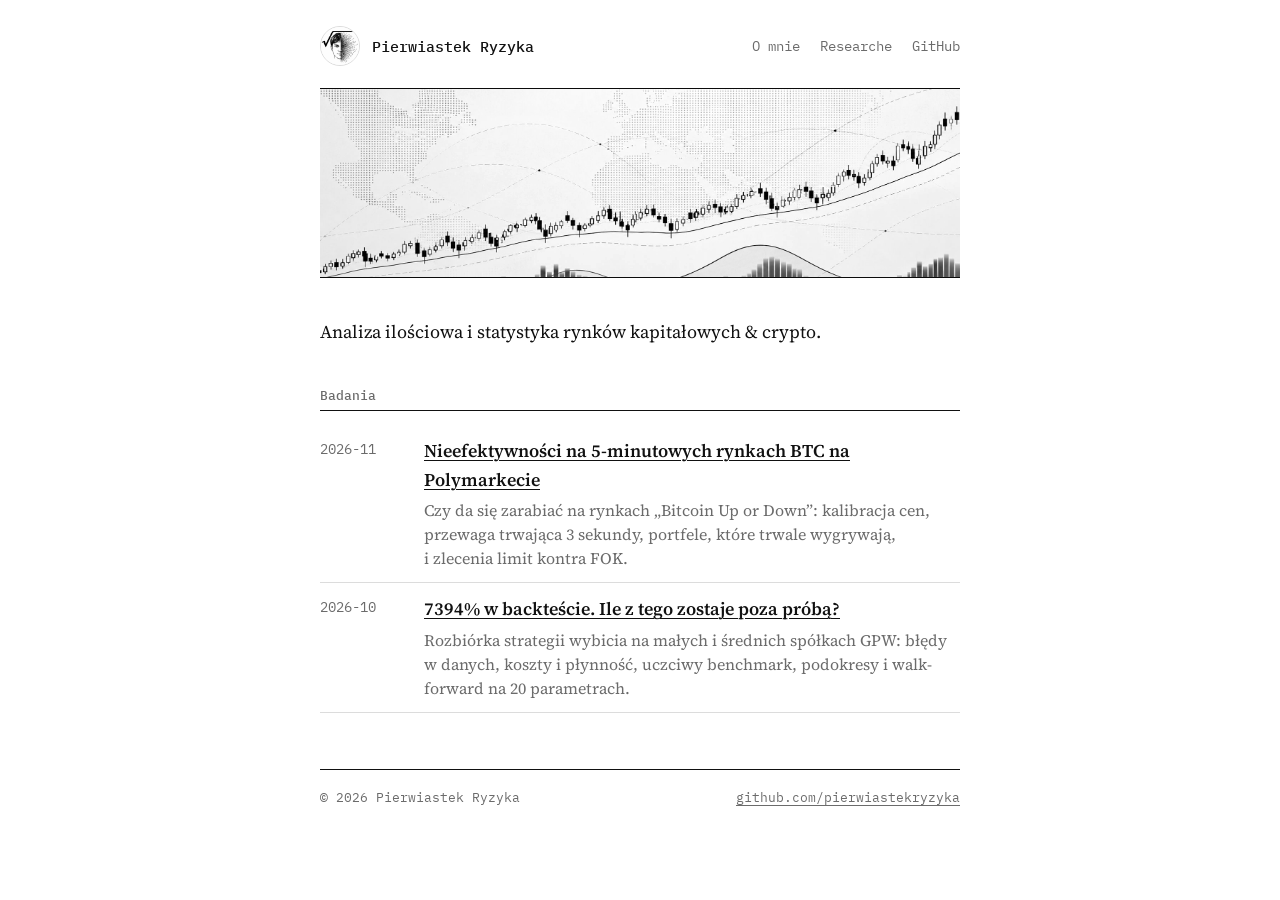
<file: index.html>
<!DOCTYPE html>
<html lang="pl">
<head>
<meta charset="utf-8">
<meta name="viewport" content="width=device-width, initial-scale=1">
<title>Pierwiastek Ryzyka</title>
<meta name="description" content="Analiza ilościowa i statystyka rynków kapitałowych & crypto .">
<link rel="icon" href="assets/favicon.png">
<link rel="apple-touch-icon" href="assets/apple-touch-icon.png">
<link rel="preconnect" href="https://fonts.googleapis.com"><link rel="preconnect" href="https://fonts.gstatic.com" crossorigin>
<link href="https://fonts.googleapis.com/css2?family=IBM+Plex+Mono:wght@400;500&family=Source+Serif+4:ital,opsz,wght@0,8..60,400;0,8..60,600;1,8..60,400&display=swap" rel="stylesheet">
<link rel="stylesheet" href="assets/style.css">
</head>
<body>
<div class="wrap">
  <header class="top">
    <a class="me" href="./"><img src="assets/logo.png" alt=""><span>Pierwiastek Ryzyka</span></a>
    <nav><a href="o-mnie/">O mnie</a><a href="#badania">Researche</a><a href="https://github.com/pierwiastekryzyka">GitHub</a></nav>
  </header>
  <img class="banner" src="assets/banner.jpg" alt="">
</div>

<main class="wrap">
  <p>Analiza ilościowa i statystyka rynków kapitałowych & crypto.</p>

  <!-- Sekcja „O mnie”: do uzupełnienia. Wstaw tutaj <h2>O mnie</h2><p>…</p> -->

  <div class="label" id="badania">Badania</div>
  <ul class="list">
    <li>
      <time datetime="2026-11">2026-11</time>
      <div>
        <a href="projekty/polymarket-5m/">Nieefektywności na 5-minutowych rynkach BTC na Polymarkecie</a>
        <p>Czy da się zarabiać na rynkach „Bitcoin Up or Down”: kalibracja cen, przewaga trwająca 3 sekundy, portfele, które trwale wygrywają, i zlecenia limit kontra FOK.</p>
      </div>
    </li>
    <li>
      <time datetime="2026-10">2026-10</time>
      <div>
        <a href="projekty/momentum-gpw/">7394% w backteście. Ile z tego zostaje poza próbą?</a>
        <p>Rozbiórka strategii wybicia na małych i średnich spółkach GPW: błędy w danych, koszty i płynność, uczciwy benchmark, podokresy i walk-forward na 20 parametrach.</p>
      </div>
    </li>
  </ul>
</main>

<div class="wrap">
  <footer><span>© 2026 Pierwiastek Ryzyka</span><a href="https://github.com/pierwiastekryzyka">github.com/pierwiastekryzyka</a></footer>
</div>
<script src="assets/typo.js"></script>
</body>
</html>
</file>
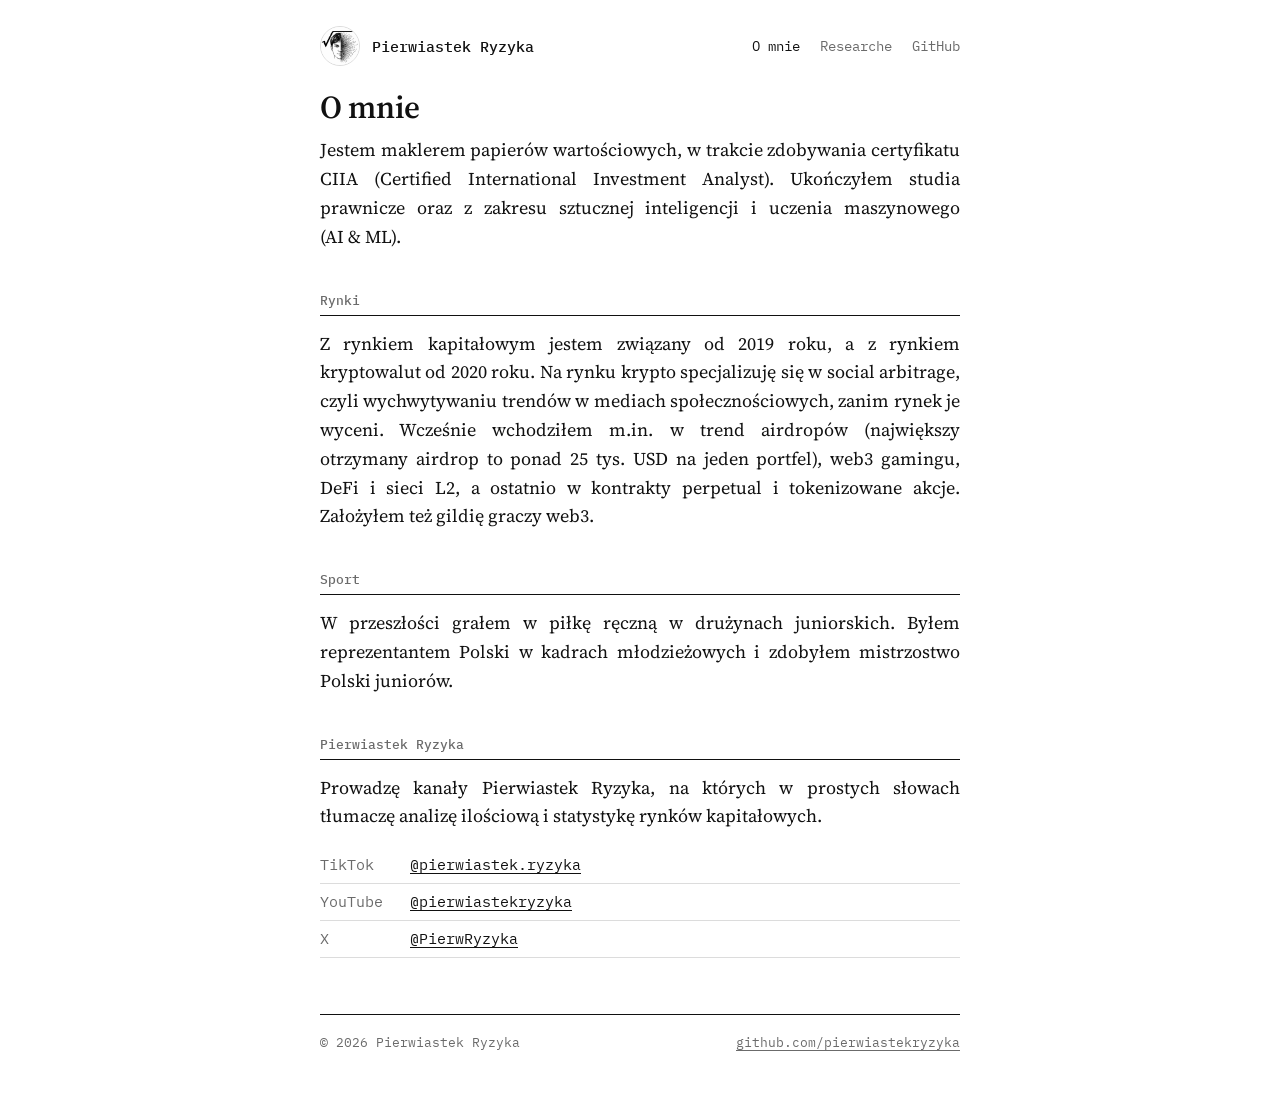
<file: o-mnie/index.html>
<!DOCTYPE html>
<html lang="pl">
<head>
<meta charset="utf-8">
<meta name="viewport" content="width=device-width, initial-scale=1">
<title>O mnie · Pierwiastek Ryzyka</title>
<meta name="description" content="Makler papierów wartościowych, prawnik, AI &amp; ML. Rynek kapitałowy od 2019, krypto od 2020.">
<link rel="icon" href="../assets/favicon.png">
<link rel="apple-touch-icon" href="../assets/apple-touch-icon.png">
<link rel="preconnect" href="https://fonts.googleapis.com"><link rel="preconnect" href="https://fonts.gstatic.com" crossorigin>
<link href="https://fonts.googleapis.com/css2?family=IBM+Plex+Mono:wght@400;500&family=Source+Serif+4:ital,opsz,wght@0,8..60,400;0,8..60,600;1,8..60,400&display=swap" rel="stylesheet">
<link rel="stylesheet" href="../assets/style.css">
</head>
<body>
<div class="wrap">
  <header class="top">
    <a class="me" href="../"><img src="../assets/logo.png" alt=""><span>Pierwiastek Ryzyka</span></a>
    <nav><a class="on" href="../o-mnie/">O mnie</a><a href="../#badania">Researche</a><a href="https://github.com/pierwiastekryzyka">GitHub</a></nav>
  </header>
</div>

<main class="wrap article">
  <h1>O mnie</h1>
  <p>Jestem maklerem papierów wartościowych, w trakcie zdobywania certyfikatu CIIA (Certified International Investment Analyst). Ukończyłem studia prawnicze oraz z zakresu sztucznej inteligencji i uczenia maszynowego (AI&nbsp;&amp;&nbsp;ML).</p>

  <div class="label">Rynki</div>
  <p>Z rynkiem kapitałowym jestem związany od 2019 roku, a z rynkiem kryptowalut od 2020 roku. Na rynku krypto specjalizuję się w social arbitrage, czyli wychwytywaniu trendów w mediach społecznościowych, zanim rynek je wyceni. Wcześnie wchodziłem m.in. w trend airdropów (największy otrzymany airdrop to ponad 25 tys. USD na jeden portfel), web3 gamingu, DeFi i sieci L2, a ostatnio w kontrakty perpetual i tokenizowane akcje. Założyłem też gildię graczy web3.</p>

  <div class="label">Sport</div>
  <p>W przeszłości grałem w piłkę ręczną w drużynach juniorskich. Byłem reprezentantem Polski w kadrach młodzieżowych i zdobyłem mistrzostwo Polski juniorów.</p>

  <div class="label">Pierwiastek Ryzyka</div>
  <p>Prowadzę kanały Pierwiastek Ryzyka, na których w prostych słowach tłumaczę analizę ilościową i statystykę rynków kapitałowych.</p>
  <ul class="channels">
    <li><span>TikTok</span><a href="https://www.tiktok.com/@pierwiastek.ryzyka">@pierwiastek.ryzyka</a></li>
    <li><span>YouTube</span><a href="https://www.youtube.com/@pierwiastekryzyka">@pierwiastekryzyka</a></li>
    <li><span>X</span><a href="https://x.com/PierwRyzyka">@PierwRyzyka</a></li>
  </ul>
</main>

<div class="wrap">
  <footer><span>© 2026 Pierwiastek Ryzyka</span><a href="https://github.com/pierwiastekryzyka">github.com/pierwiastekryzyka</a></footer>
</div>
<script src="../assets/typo.js"></script>
</body>
</html>
</file>
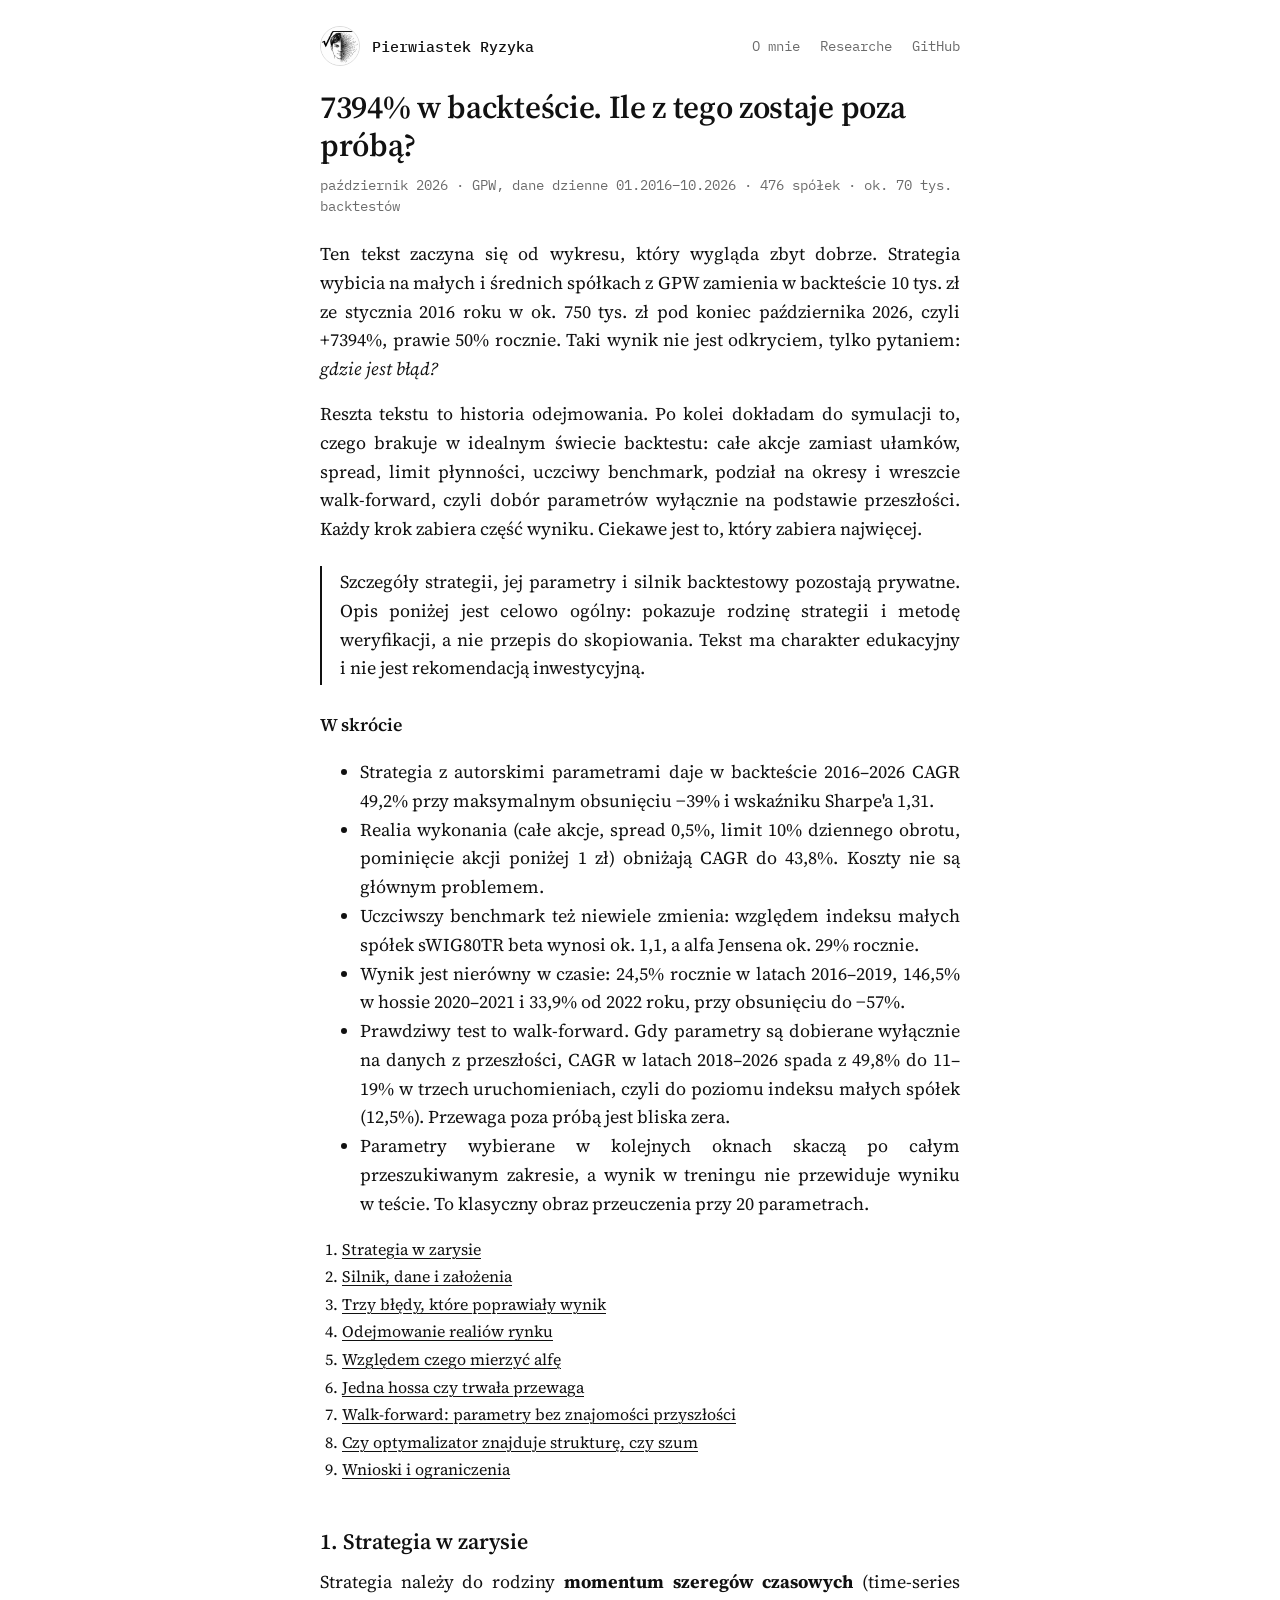
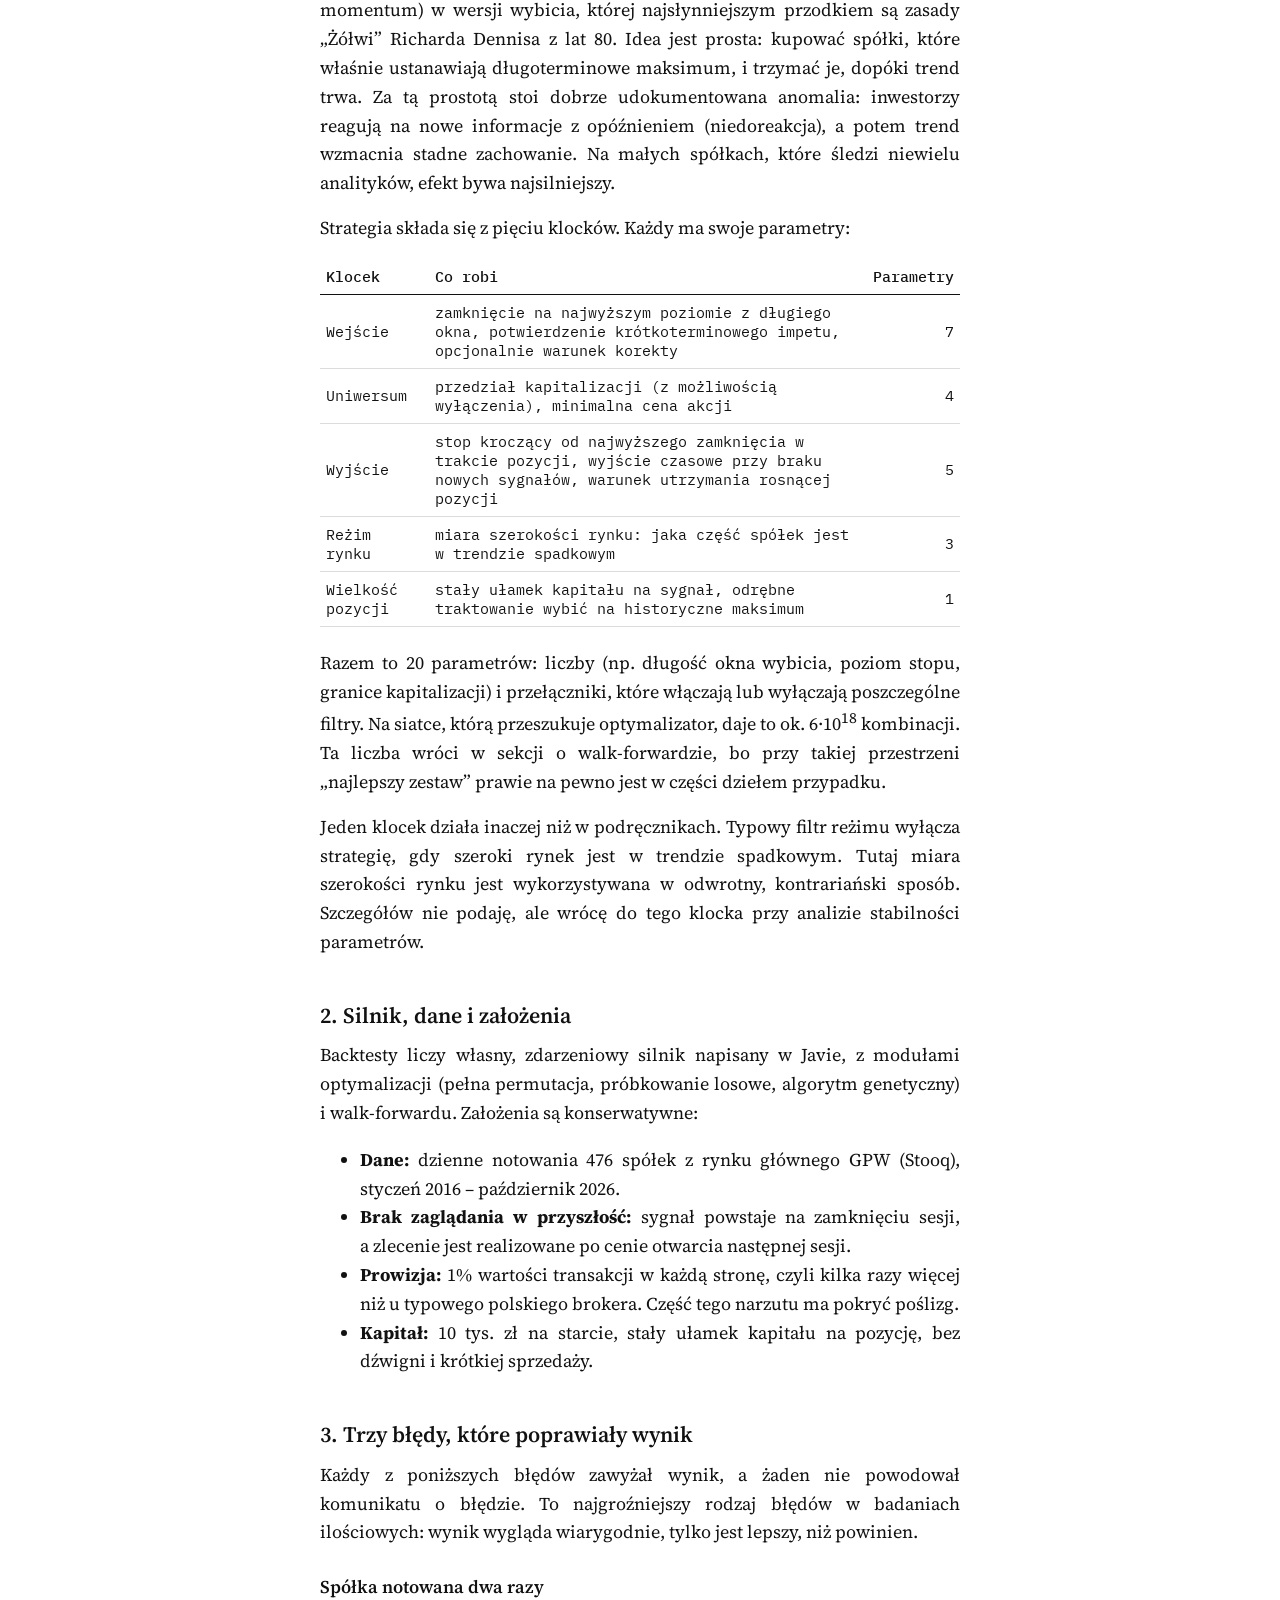
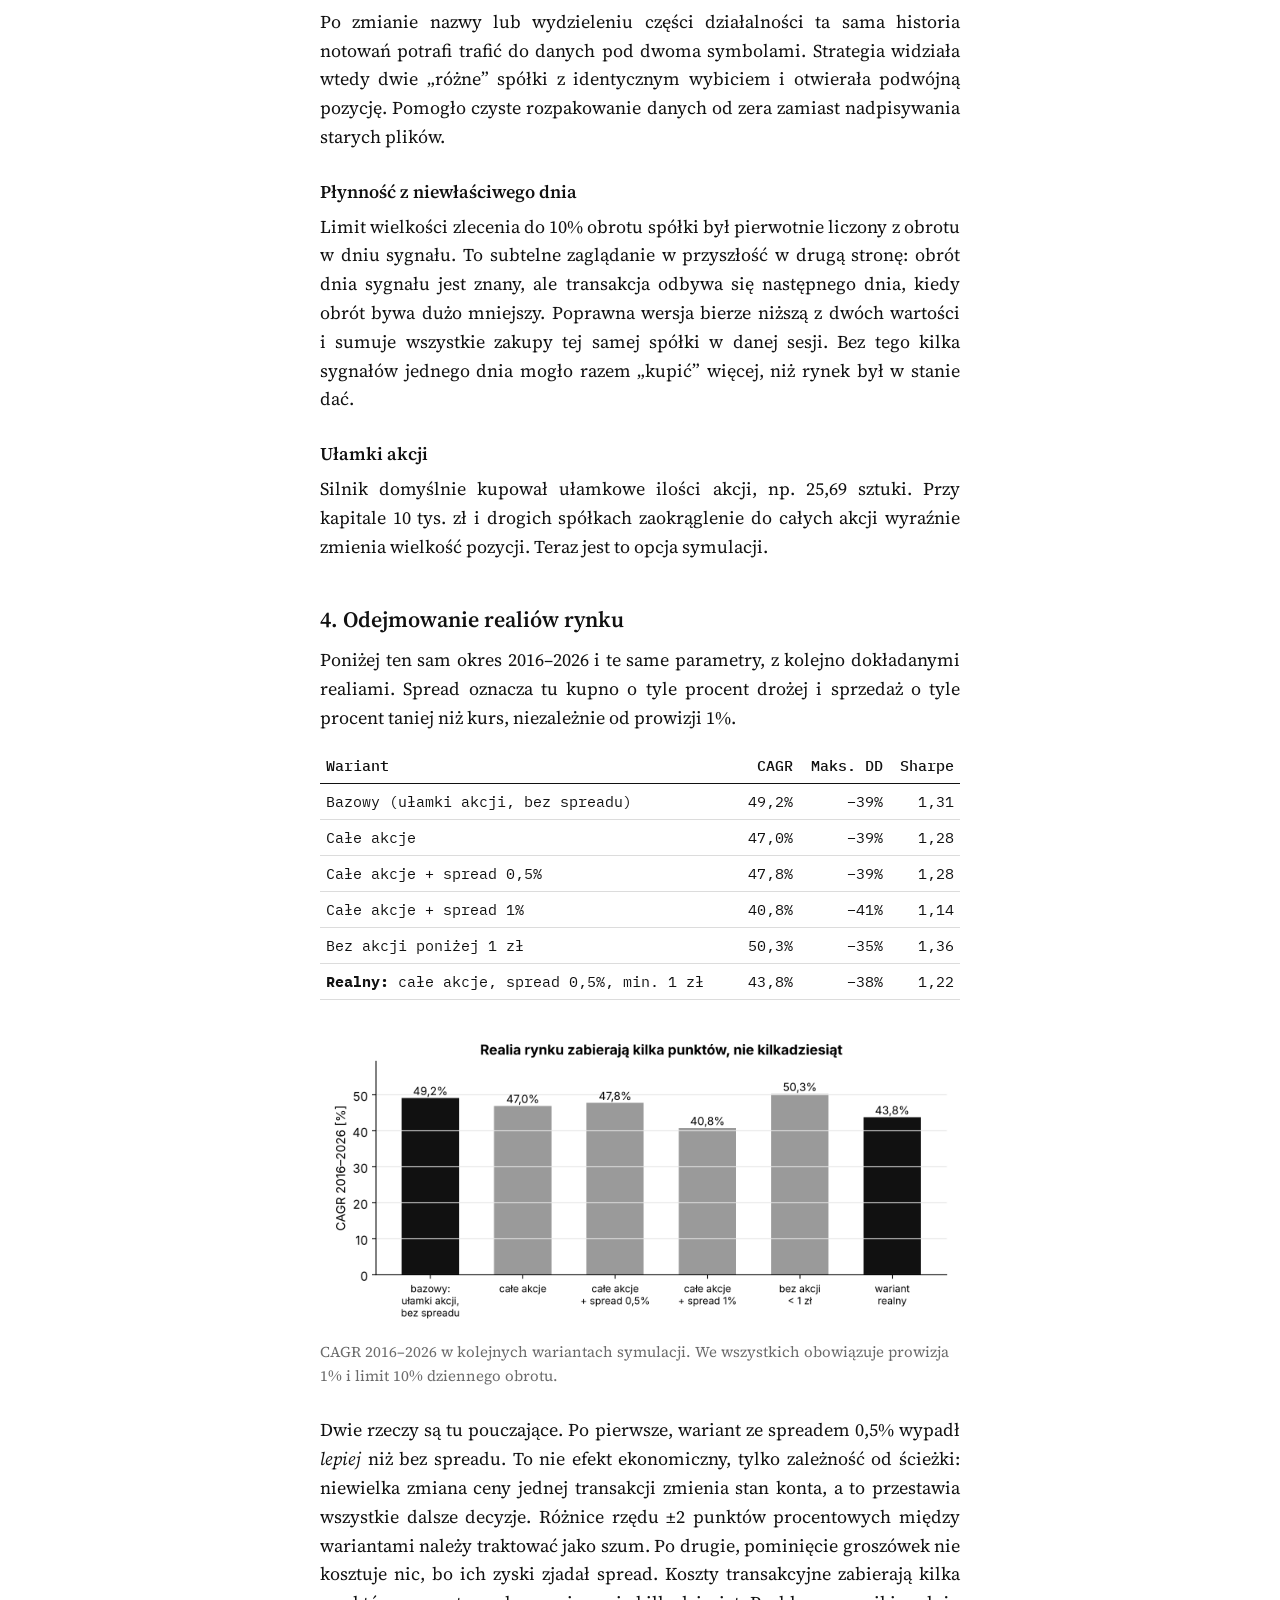
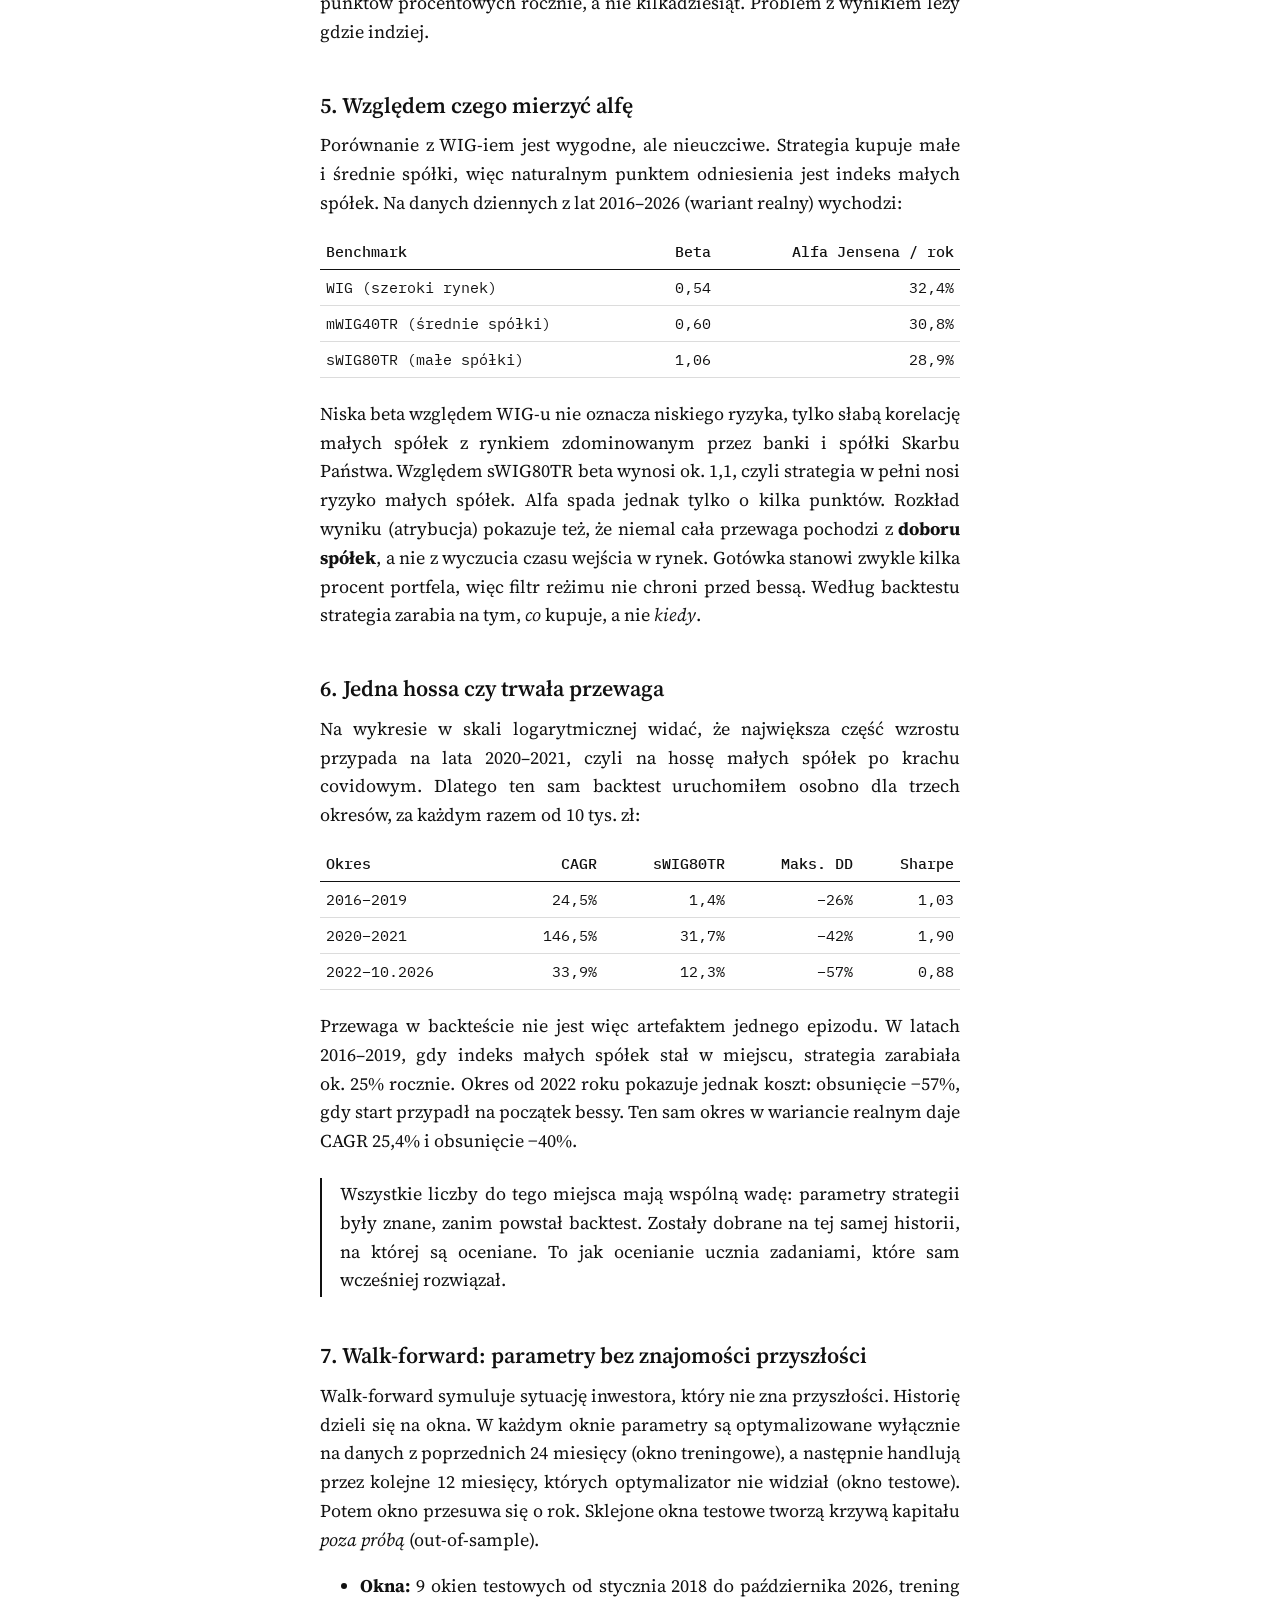
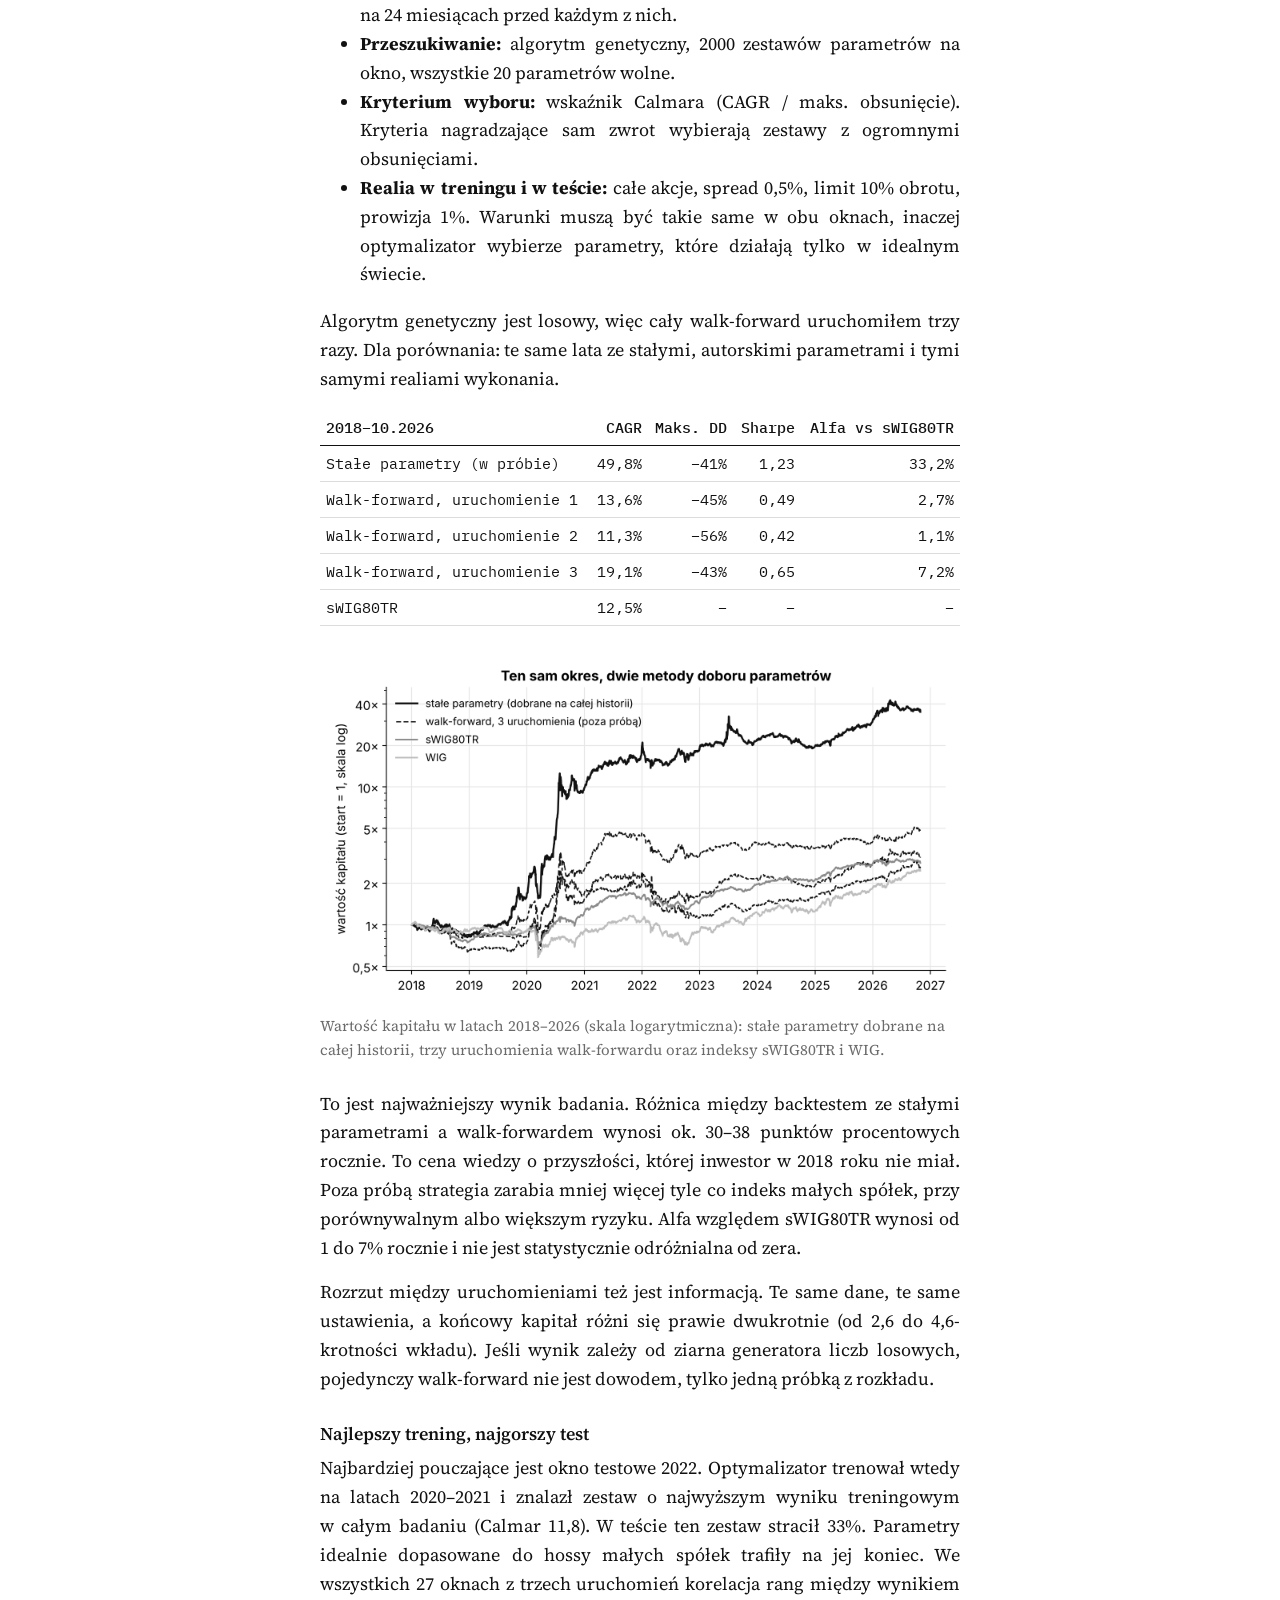
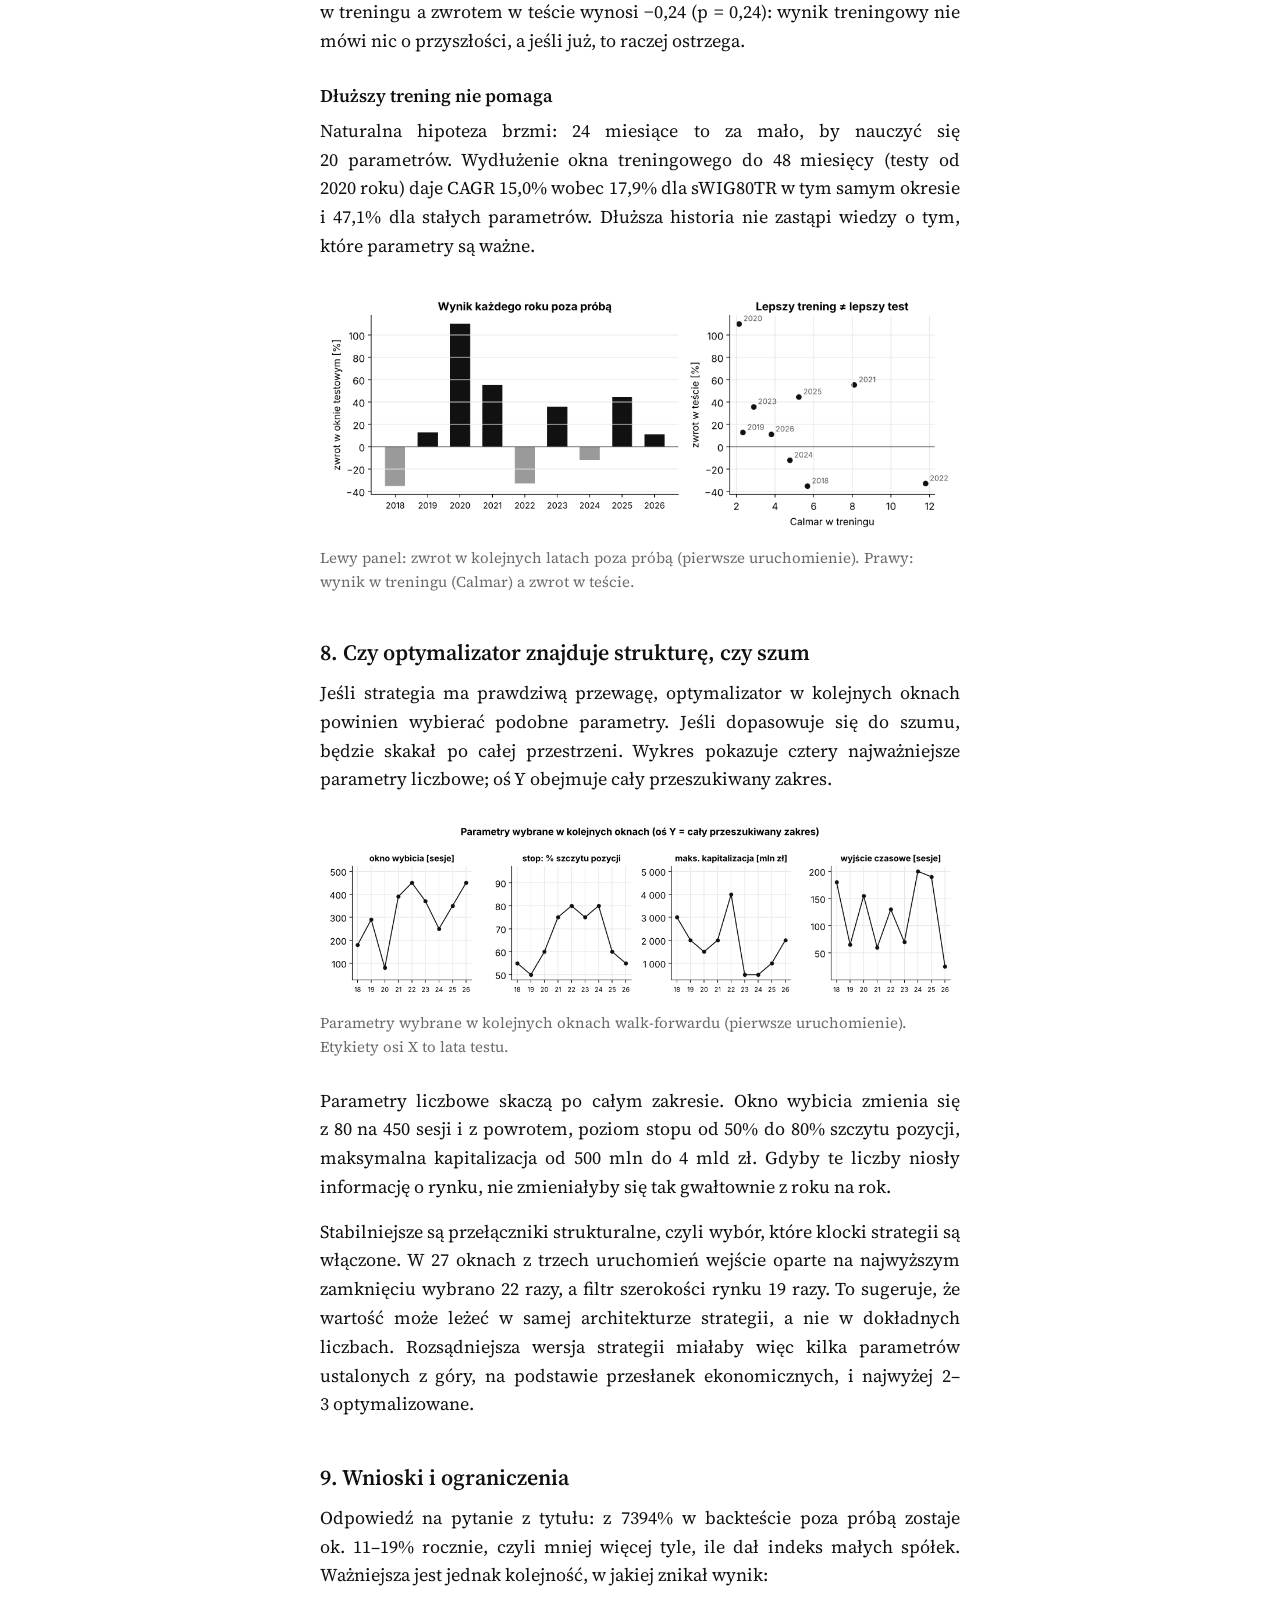
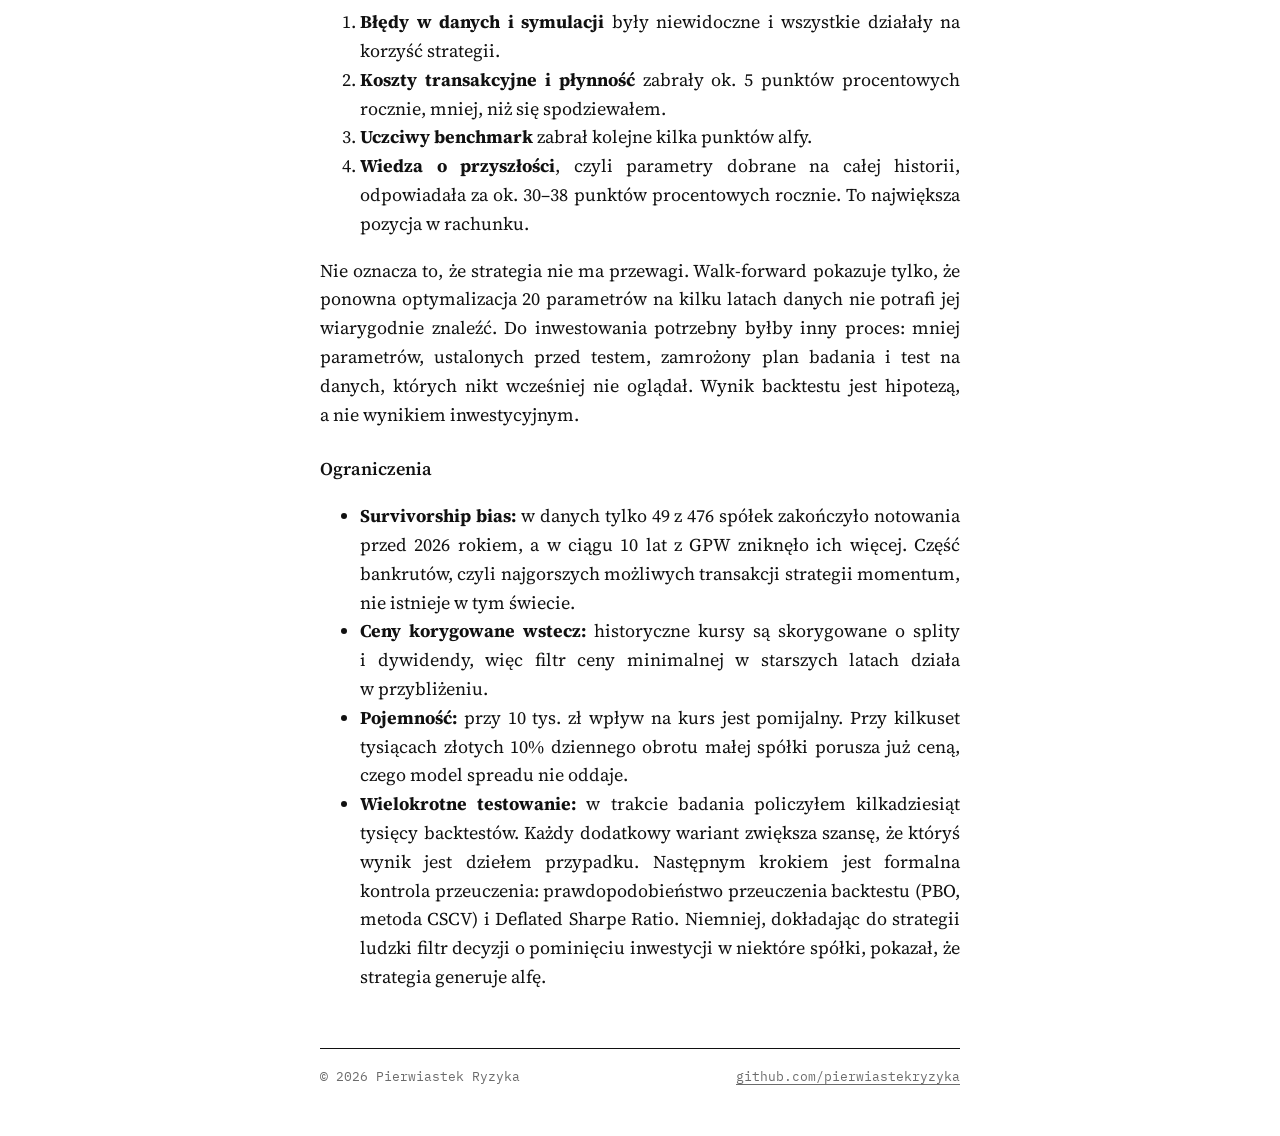
<file: projekty/momentum-gpw/index.html>
<!DOCTYPE html>
<html lang="pl">
<head>
<meta charset="utf-8">
<meta name="viewport" content="width=device-width, initial-scale=1">
<title>7394% w backteście. Ile z tego zostaje poza próbą? · Pierwiastek Ryzyka</title>
<meta name="description" content="Rozbiórka strategii wybicia na małych i średnich spółkach GPW: koszty transakcyjne, płynność, benchmarki, podokresy i walk-forward. Od 7394% w backteście do wyniku poza próbą.">
<link rel="icon" href="../../assets/favicon.png">
<link rel="apple-touch-icon" href="../../assets/apple-touch-icon.png">
<link rel="preconnect" href="https://fonts.googleapis.com"><link rel="preconnect" href="https://fonts.gstatic.com" crossorigin>
<link href="https://fonts.googleapis.com/css2?family=IBM+Plex+Mono:wght@400;500&family=Source+Serif+4:ital,opsz,wght@0,8..60,400;0,8..60,600;1,8..60,400&display=swap" rel="stylesheet">
<link rel="stylesheet" href="../../assets/style.css">
</head>
<body>
<div class="wrap">
  <header class="top">
    <a class="me" href="../../"><img src="../../assets/logo.png" alt=""><span>Pierwiastek Ryzyka</span></a>
    <nav><a href="../../o-mnie/">O mnie</a><a href="../../#badania">Researche</a><a href="https://github.com/pierwiastekryzyka">GitHub</a></nav>
  </header>
</div>

<main class="wrap article">
  <h1>7394% w backteście. Ile z tego zostaje poza próbą?</h1>
  <p class="meta">październik 2026 · GPW, dane dzienne 01.2016–10.2026 · 476 spółek · ok. 70 tys. backtestów</p>

  <p>Ten tekst zaczyna się od wykresu, który wygląda zbyt dobrze. Strategia wybicia na małych i średnich spółkach z GPW zamienia w backteście 10 tys. zł ze stycznia 2016 roku w ok. 750 tys. zł pod koniec października 2026, czyli +7394%, prawie 50% rocznie. Taki wynik nie jest odkryciem, tylko pytaniem: <i>gdzie jest błąd?</i></p>
  <p>Reszta tekstu to historia odejmowania. Po kolei dokładam do symulacji to, czego brakuje w idealnym świecie backtestu: całe akcje zamiast ułamków, spread, limit płynności, uczciwy benchmark, podział na okresy i wreszcie walk-forward, czyli dobór parametrów wyłącznie na podstawie przeszłości. Każdy krok zabiera część wyniku. Ciekawe jest to, który zabiera najwięcej.</p>
  <blockquote><p>Szczegóły strategii, jej parametry i silnik backtestowy pozostają prywatne. Opis poniżej jest celowo ogólny: pokazuje rodzinę strategii i metodę weryfikacji, a nie przepis do skopiowania. Tekst ma charakter edukacyjny i nie jest rekomendacją inwestycyjną.</p></blockquote>

  <h3>W skrócie</h3>
  <ul>
    <li>Strategia z autorskimi parametrami daje w backteście 2016–2026 CAGR 49,2% przy maksymalnym obsunięciu −39% i wskaźniku Sharpe'a 1,31.</li>
    <li>Realia wykonania (całe akcje, spread 0,5%, limit 10% dziennego obrotu, pominięcie akcji poniżej 1 zł) obniżają CAGR do 43,8%. Koszty nie są głównym problemem.</li>
    <li>Uczciwszy benchmark też niewiele zmienia: względem indeksu małych spółek sWIG80TR beta wynosi ok. 1,1, a alfa Jensena ok. 29% rocznie.</li>
    <li>Wynik jest nierówny w czasie: 24,5% rocznie w latach 2016–2019, 146,5% w hossie 2020–2021 i 33,9% od 2022 roku, przy obsunięciu do −57%.</li>
    <li>Prawdziwy test to walk-forward. Gdy parametry są dobierane wyłącznie na danych z przeszłości, CAGR w latach 2018–2026 spada z 49,8% do 11–19% w trzech uruchomieniach, czyli do poziomu indeksu małych spółek (12,5%). Przewaga poza próbą jest bliska zera.</li>
    <li>Parametry wybierane w kolejnych oknach skaczą po całym przeszukiwanym zakresie, a wynik w treningu nie przewiduje wyniku w teście. To klasyczny obraz przeuczenia przy 20 parametrach.</li>
  </ul>
  <ol class="toc">
    <li><a href="#strategia">Strategia w zarysie</a></li>
    <li><a href="#silnik">Silnik, dane i założenia</a></li>
    <li><a href="#bledy">Trzy błędy, które poprawiały wynik</a></li>
    <li><a href="#koszty">Odejmowanie realiów rynku</a></li>
    <li><a href="#benchmark">Względem czego mierzyć alfę</a></li>
    <li><a href="#okresy">Jedna hossa czy trwała przewaga</a></li>
    <li><a href="#walk-forward">Walk-forward: parametry bez znajomości przyszłości</a></li>
    <li><a href="#stabilnosc">Czy optymalizator znajduje strukturę, czy szum</a></li>
    <li><a href="#wnioski">Wnioski i ograniczenia</a></li>
  </ol>

  <h2 id="strategia">1. Strategia w zarysie</h2>
  <p>Strategia należy do rodziny <b>momentum szeregów czasowych</b> (time-series momentum) w wersji wybicia, której najsłynniejszym przodkiem są zasady „Żółwi” Richarda Dennisa z lat 80. Idea jest prosta: kupować spółki, które właśnie ustanawiają długoterminowe maksimum, i trzymać je, dopóki trend trwa. Za tą prostotą stoi dobrze udokumentowana anomalia: inwestorzy reagują na nowe informacje z opóźnieniem (niedoreakcja), a potem trend wzmacnia stadne zachowanie. Na małych spółkach, które śledzi niewielu analityków, efekt bywa najsilniejszy.</p>
  <p>Strategia składa się z pięciu klocków. Każdy ma swoje parametry:</p>
  <table>
    <thead><tr><th>Klocek</th><th>Co robi</th><th class="n">Parametry</th></tr></thead>
    <tbody>
      <tr><td>Wejście</td><td>zamknięcie na najwyższym poziomie z długiego okna, potwierdzenie krótkoterminowego impetu, opcjonalnie warunek korekty</td><td class="n">7</td></tr>
      <tr><td>Uniwersum</td><td>przedział kapitalizacji (z możliwością wyłączenia), minimalna cena akcji</td><td class="n">4</td></tr>
      <tr><td>Wyjście</td><td>stop kroczący od najwyższego zamknięcia w trakcie pozycji, wyjście czasowe przy braku nowych sygnałów, warunek utrzymania rosnącej pozycji</td><td class="n">5</td></tr>
      <tr><td>Reżim rynku</td><td>miara szerokości rynku: jaka część spółek jest w trendzie spadkowym</td><td class="n">3</td></tr>
      <tr><td>Wielkość pozycji</td><td>stały ułamek kapitału na sygnał, odrębne traktowanie wybić na historyczne maksimum</td><td class="n">1</td></tr>
    </tbody>
  </table>
  <p>Razem to 20 parametrów: liczby (np. długość okna wybicia, poziom stopu, granice kapitalizacji) i przełączniki, które włączają lub wyłączają poszczególne filtry. Na siatce, którą przeszukuje optymalizator, daje to ok. 6·10<sup>18</sup> kombinacji. Ta liczba wróci w sekcji o walk-forwardzie, bo przy takiej przestrzeni „najlepszy zestaw” prawie na pewno jest w części dziełem przypadku.</p>
  <p>Jeden klocek działa inaczej niż w podręcznikach. Typowy filtr reżimu wyłącza strategię, gdy szeroki rynek jest w trendzie spadkowym. Tutaj miara szerokości rynku jest wykorzystywana w odwrotny, kontrariański sposób. Szczegółów nie podaję, ale wrócę do tego klocka przy analizie stabilności parametrów.</p>

  <h2 id="silnik">2. Silnik, dane i założenia</h2>
  <p>Backtesty liczy własny, zdarzeniowy silnik napisany w Javie, z modułami optymalizacji (pełna permutacja, próbkowanie losowe, algorytm genetyczny) i walk-forwardu. Założenia są konserwatywne:</p>
  <ul>
    <li><b>Dane:</b> dzienne notowania 476 spółek z rynku głównego GPW (Stooq), styczeń 2016 – październik 2026.</li>
    <li><b>Brak zaglądania w przyszłość:</b> sygnał powstaje na zamknięciu sesji, a zlecenie jest realizowane po cenie otwarcia następnej sesji.</li>
    <li><b>Prowizja:</b> 1% wartości transakcji w każdą stronę, czyli kilka razy więcej niż u typowego polskiego brokera. Część tego narzutu ma pokryć poślizg.</li>
    <li><b>Kapitał:</b> 10 tys. zł na starcie, stały ułamek kapitału na pozycję, bez dźwigni i krótkiej sprzedaży.</li>
  </ul>

  <h2 id="bledy">3. Trzy błędy, które poprawiały wynik</h2>
  <p>Każdy z poniższych błędów zawyżał wynik, a żaden nie powodował komunikatu o błędzie. To najgroźniejszy rodzaj błędów w badaniach ilościowych: wynik wygląda wiarygodnie, tylko jest lepszy, niż powinien.</p>
  <h3>Spółka notowana dwa razy</h3>
  <p>Po zmianie nazwy lub wydzieleniu części działalności ta sama historia notowań potrafi trafić do danych pod dwoma symbolami. Strategia widziała wtedy dwie „różne” spółki z identycznym wybiciem i otwierała podwójną pozycję. Pomogło czyste rozpakowanie danych od zera zamiast nadpisywania starych plików.</p>
  <h3>Płynność z niewłaściwego dnia</h3>
  <p>Limit wielkości zlecenia do 10% obrotu spółki był pierwotnie liczony z obrotu w dniu sygnału. To subtelne zaglądanie w przyszłość w drugą stronę: obrót dnia sygnału jest znany, ale transakcja odbywa się następnego dnia, kiedy obrót bywa dużo mniejszy. Poprawna wersja bierze niższą z dwóch wartości i sumuje wszystkie zakupy tej samej spółki w danej sesji. Bez tego kilka sygnałów jednego dnia mogło razem „kupić” więcej, niż rynek był w stanie dać.</p>
  <h3>Ułamki akcji</h3>
  <p>Silnik domyślnie kupował ułamkowe ilości akcji, np. 25,69 sztuki. Przy kapitale 10 tys. zł i drogich spółkach zaokrąglenie do całych akcji wyraźnie zmienia wielkość pozycji. Teraz jest to opcja symulacji.</p>

  <h2 id="koszty">4. Odejmowanie realiów rynku</h2>
  <p>Poniżej ten sam okres 2016–2026 i te same parametry, z kolejno dokładanymi realiami. Spread oznacza tu kupno o tyle procent drożej i sprzedaż o tyle procent taniej niż kurs, niezależnie od prowizji 1%.</p>
  <table>
    <thead><tr><th>Wariant</th><th class="n">CAGR</th><th class="n">Maks. DD</th><th class="n">Sharpe</th></tr></thead>
    <tbody>
      <tr><td>Bazowy (ułamki akcji, bez spreadu)</td><td class="n">49,2%</td><td class="n">−39%</td><td class="n">1,31</td></tr>
      <tr><td>Całe akcje</td><td class="n">47,0%</td><td class="n">−39%</td><td class="n">1,28</td></tr>
      <tr><td>Całe akcje + spread 0,5%</td><td class="n">47,8%</td><td class="n">−39%</td><td class="n">1,28</td></tr>
      <tr><td>Całe akcje + spread 1%</td><td class="n">40,8%</td><td class="n">−41%</td><td class="n">1,14</td></tr>
      <tr><td>Bez akcji poniżej 1 zł</td><td class="n">50,3%</td><td class="n">−35%</td><td class="n">1,36</td></tr>
      <tr><td><b>Realny:</b> całe akcje, spread 0,5%, min. 1 zł</td><td class="n">43,8%</td><td class="n">−38%</td><td class="n">1,22</td></tr>
    </tbody>
  </table>
  <figure><a href="../../assets/img/m02_koszty.png"><img src="../../assets/img/m02_koszty.png" alt="Wykres CAGR w wariantach kosztów" loading="lazy"></a><figcaption>CAGR 2016–2026 w kolejnych wariantach symulacji. We wszystkich obowiązuje prowizja 1% i limit 10% dziennego obrotu.</figcaption></figure>
  <p>Dwie rzeczy są tu pouczające. Po pierwsze, wariant ze spreadem 0,5% wypadł <i>lepiej</i> niż bez spreadu. To nie efekt ekonomiczny, tylko zależność od ścieżki: niewielka zmiana ceny jednej transakcji zmienia stan konta, a to przestawia wszystkie dalsze decyzje. Różnice rzędu ±2 punktów procentowych między wariantami należy traktować jako szum. Po drugie, pominięcie groszówek nie kosztuje nic, bo ich zyski zjadał spread. Koszty transakcyjne zabierają kilka punktów procentowych rocznie, a nie kilkadziesiąt. Problem z wynikiem leży gdzie indziej.</p>

  <h2 id="benchmark">5. Względem czego mierzyć alfę</h2>
  <p>Porównanie z WIG-iem jest wygodne, ale nieuczciwe. Strategia kupuje małe i średnie spółki, więc naturalnym punktem odniesienia jest indeks małych spółek. Na danych dziennych z lat 2016–2026 (wariant realny) wychodzi:</p>
  <table>
    <thead><tr><th>Benchmark</th><th class="n">Beta</th><th class="n">Alfa Jensena / rok</th></tr></thead>
    <tbody>
      <tr><td>WIG (szeroki rynek)</td><td class="n">0,54</td><td class="n">32,4%</td></tr>
      <tr><td>mWIG40TR (średnie spółki)</td><td class="n">0,60</td><td class="n">30,8%</td></tr>
      <tr><td>sWIG80TR (małe spółki)</td><td class="n">1,06</td><td class="n">28,9%</td></tr>
    </tbody>
  </table>
  <p>Niska beta względem WIG-u nie oznacza niskiego ryzyka, tylko słabą korelację małych spółek z rynkiem zdominowanym przez banki i spółki Skarbu Państwa. Względem sWIG80TR beta wynosi ok. 1,1, czyli strategia w pełni nosi ryzyko małych spółek. Alfa spada jednak tylko o kilka punktów. Rozkład wyniku (atrybucja) pokazuje też, że niemal cała przewaga pochodzi z <b>doboru spółek</b>, a nie z wyczucia czasu wejścia w rynek. Gotówka stanowi zwykle kilka procent portfela, więc filtr reżimu nie chroni przed bessą. Według backtestu strategia zarabia na tym, <i>co</i> kupuje, a nie <i>kiedy</i>.</p>

  <h2 id="okresy">6. Jedna hossa czy trwała przewaga</h2>
  <p>Na wykresie w skali logarytmicznej widać, że największa część wzrostu przypada na lata 2020–2021, czyli na hossę małych spółek po krachu covidowym. Dlatego ten sam backtest uruchomiłem osobno dla trzech okresów, za każdym razem od 10 tys. zł:</p>
  <table>
    <thead><tr><th>Okres</th><th class="n">CAGR</th><th class="n">sWIG80TR</th><th class="n">Maks. DD</th><th class="n">Sharpe</th></tr></thead>
    <tbody>
      <tr><td>2016–2019</td><td class="n">24,5%</td><td class="n">1,4%</td><td class="n">−26%</td><td class="n">1,03</td></tr>
      <tr><td>2020–2021</td><td class="n">146,5%</td><td class="n">31,7%</td><td class="n">−42%</td><td class="n">1,90</td></tr>
      <tr><td>2022–10.2026</td><td class="n">33,9%</td><td class="n">12,3%</td><td class="n">−57%</td><td class="n">0,88</td></tr>
    </tbody>
  </table>
  <p>Przewaga w backteście nie jest więc artefaktem jednego epizodu. W latach 2016–2019, gdy indeks małych spółek stał w miejscu, strategia zarabiała ok. 25% rocznie. Okres od 2022 roku pokazuje jednak koszt: obsunięcie −57%, gdy start przypadł na początek bessy. Ten sam okres w wariancie realnym daje CAGR 25,4% i obsunięcie −40%.</p>
  <blockquote><p>Wszystkie liczby do tego miejsca mają wspólną wadę: parametry strategii były znane, zanim powstał backtest. Zostały dobrane na tej samej historii, na której są oceniane. To jak ocenianie ucznia zadaniami, które sam wcześniej rozwiązał.</p></blockquote>

  <h2 id="walk-forward">7. Walk-forward: parametry bez znajomości przyszłości</h2>
  <p>Walk-forward symuluje sytuację inwestora, który nie zna przyszłości. Historię dzieli się na okna. W każdym oknie parametry są optymalizowane wyłącznie na danych z poprzednich 24 miesięcy (okno treningowe), a następnie handlują przez kolejne 12 miesięcy, których optymalizator nie widział (okno testowe). Potem okno przesuwa się o rok. Sklejone okna testowe tworzą krzywą kapitału <i>poza próbą</i> (out-of-sample).</p>
  <ul>
    <li><b>Okna:</b> 9 okien testowych od stycznia 2018 do października 2026, trening na 24 miesiącach przed każdym z nich.</li>
    <li><b>Przeszukiwanie:</b> algorytm genetyczny, 2000 zestawów parametrów na okno, wszystkie 20 parametrów wolne.</li>
    <li><b>Kryterium wyboru:</b> wskaźnik Calmara (CAGR / maks. obsunięcie). Kryteria nagradzające sam zwrot wybierają zestawy z ogromnymi obsunięciami.</li>
    <li><b>Realia w treningu i w teście:</b> całe akcje, spread 0,5%, limit 10% obrotu, prowizja 1%. Warunki muszą być takie same w obu oknach, inaczej optymalizator wybierze parametry, które działają tylko w idealnym świecie.</li>
  </ul>
  <p>Algorytm genetyczny jest losowy, więc cały walk-forward uruchomiłem trzy razy. Dla porównania: te same lata ze stałymi, autorskimi parametrami i tymi samymi realiami wykonania.</p>
  <table>
    <thead><tr><th>2018–10.2026</th><th class="n">CAGR</th><th class="n">Maks. DD</th><th class="n">Sharpe</th><th class="n">Alfa vs sWIG80TR</th></tr></thead>
    <tbody>
      <tr><td>Stałe parametry (w próbie)</td><td class="n">49,8%</td><td class="n">−41%</td><td class="n">1,23</td><td class="n">33,2%</td></tr>
      <tr><td>Walk-forward, uruchomienie 1</td><td class="n">13,6%</td><td class="n">−45%</td><td class="n">0,49</td><td class="n">2,7%</td></tr>
      <tr><td>Walk-forward, uruchomienie 2</td><td class="n">11,3%</td><td class="n">−56%</td><td class="n">0,42</td><td class="n">1,1%</td></tr>
      <tr><td>Walk-forward, uruchomienie 3</td><td class="n">19,1%</td><td class="n">−43%</td><td class="n">0,65</td><td class="n">7,2%</td></tr>
      <tr><td>sWIG80TR</td><td class="n">12,5%</td><td class="n">–</td><td class="n">–</td><td class="n">–</td></tr>
    </tbody>
  </table>
  <figure><a href="../../assets/img/m01_krzywe.png"><img src="../../assets/img/m01_krzywe.png" alt="Krzywe kapitału: stałe parametry, walk-forward i indeksy" loading="lazy"></a><figcaption>Wartość kapitału w latach 2018–2026 (skala logarytmiczna): stałe parametry dobrane na całej historii, trzy uruchomienia walk-forwardu oraz indeksy sWIG80TR i WIG.</figcaption></figure>
  <p>To jest najważniejszy wynik badania. Różnica między backtestem ze stałymi parametrami a walk-forwardem wynosi ok. 30–38 punktów procentowych rocznie. To cena wiedzy o przyszłości, której inwestor w 2018 roku nie miał. Poza próbą strategia zarabia mniej więcej tyle co indeks małych spółek, przy porównywalnym albo większym ryzyku. Alfa względem sWIG80TR wynosi od 1 do 7% rocznie i nie jest statystycznie odróżnialna od zera.</p>
  <p>Rozrzut między uruchomieniami też jest informacją. Te same dane, te same ustawienia, a końcowy kapitał różni się prawie dwukrotnie (od 2,6 do 4,6-krotności wkładu). Jeśli wynik zależy od ziarna generatora liczb losowych, pojedynczy walk-forward nie jest dowodem, tylko jedną próbką z rozkładu.</p>
  <h3>Najlepszy trening, najgorszy test</h3>
  <p>Najbardziej pouczające jest okno testowe 2022. Optymalizator trenował wtedy na latach 2020–2021 i znalazł zestaw o najwyższym wyniku treningowym w całym badaniu (Calmar 11,8). W teście ten zestaw stracił 33%. Parametry idealnie dopasowane do hossy małych spółek trafiły na jej koniec. We wszystkich 27 oknach z trzech uruchomień korelacja rang między wynikiem w treningu a zwrotem w teście wynosi −0,24 (p = 0,24): wynik treningowy nie mówi nic o przyszłości, a jeśli już, to raczej ostrzega.</p>
  <h3>Dłuższy trening nie pomaga</h3>
  <p>Naturalna hipoteza brzmi: 24 miesiące to za mało, by nauczyć się 20 parametrów. Wydłużenie okna treningowego do 48 miesięcy (testy od 2020 roku) daje CAGR 15,0% wobec 17,9% dla sWIG80TR w tym samym okresie i 47,1% dla stałych parametrów. Dłuższa historia nie zastąpi wiedzy o tym, które parametry są ważne.</p>
  <figure><a href="../../assets/img/m03_okna.png"><img src="../../assets/img/m03_okna.png" alt="Wyniki okien testowych walk-forwardu" loading="lazy"></a><figcaption>Lewy panel: zwrot w kolejnych latach poza próbą (pierwsze uruchomienie). Prawy: wynik w treningu (Calmar) a zwrot w teście.</figcaption></figure>

  <h2 id="stabilnosc">8. Czy optymalizator znajduje strukturę, czy szum</h2>
  <p>Jeśli strategia ma prawdziwą przewagę, optymalizator w kolejnych oknach powinien wybierać podobne parametry. Jeśli dopasowuje się do szumu, będzie skakał po całej przestrzeni. Wykres pokazuje cztery najważniejsze parametry liczbowe; oś Y obejmuje cały przeszukiwany zakres.</p>
  <figure><a href="../../assets/img/m04_parametry.png"><img src="../../assets/img/m04_parametry.png" alt="Stabilność parametrów w kolejnych oknach" loading="lazy"></a><figcaption>Parametry wybrane w kolejnych oknach walk-forwardu (pierwsze uruchomienie). Etykiety osi X to lata testu.</figcaption></figure>
  <p>Parametry liczbowe skaczą po całym zakresie. Okno wybicia zmienia się z 80 na 450 sesji i z powrotem, poziom stopu od 50% do 80% szczytu pozycji, maksymalna kapitalizacja od 500 mln do 4 mld zł. Gdyby te liczby niosły informację o rynku, nie zmieniałyby się tak gwałtownie z roku na rok.</p>
  <p>Stabilniejsze są przełączniki strukturalne, czyli wybór, które klocki strategii są włączone. W 27 oknach z trzech uruchomień wejście oparte na najwyższym zamknięciu wybrano 22 razy, a filtr szerokości rynku 19 razy. To sugeruje, że wartość może leżeć w samej architekturze strategii, a nie w dokładnych liczbach. Rozsądniejsza wersja strategii miałaby więc kilka parametrów ustalonych z góry, na podstawie przesłanek ekonomicznych, i najwyżej 2–3 optymalizowane.</p>

  <h2 id="wnioski">9. Wnioski i ograniczenia</h2>
  <p>Odpowiedź na pytanie z tytułu: z 7394% w backteście poza próbą zostaje ok. 11–19% rocznie, czyli mniej więcej tyle, ile dał indeks małych spółek. Ważniejsza jest jednak kolejność, w jakiej znikał wynik:</p>
  <ol>
    <li><b>Błędy w danych i symulacji</b> były niewidoczne i wszystkie działały na korzyść strategii.</li>
    <li><b>Koszty transakcyjne i płynność</b> zabrały ok. 5 punktów procentowych rocznie, mniej, niż się spodziewałem.</li>
    <li><b>Uczciwy benchmark</b> zabrał kolejne kilka punktów alfy.</li>
    <li><b>Wiedza o przyszłości</b>, czyli parametry dobrane na całej historii, odpowiadała za ok. 30–38 punktów procentowych rocznie. To największa pozycja w rachunku.</li>
  </ol>
  <p>Nie oznacza to, że strategia nie ma przewagi. Walk-forward pokazuje tylko, że ponowna optymalizacja 20 parametrów na kilku latach danych nie potrafi jej wiarygodnie znaleźć. Do inwestowania potrzebny byłby inny proces: mniej parametrów, ustalonych przed testem, zamrożony plan badania i test na danych, których nikt wcześniej nie oglądał. Wynik backtestu jest hipotezą, a nie wynikiem inwestycyjnym.</p>
  <h3>Ograniczenia</h3>
  <ul>
    <li><b>Survivorship bias:</b> w danych tylko 49 z 476 spółek zakończyło notowania przed 2026 rokiem, a w ciągu 10 lat z GPW zniknęło ich więcej. Część bankrutów, czyli najgorszych możliwych transakcji strategii momentum, nie istnieje w tym świecie.</li>
    <li><b>Ceny korygowane wstecz:</b> historyczne kursy są skorygowane o splity i dywidendy, więc filtr ceny minimalnej w starszych latach działa w przybliżeniu.</li>
    <li><b>Pojemność:</b> przy 10 tys. zł wpływ na kurs jest pomijalny. Przy kilkuset tysiącach złotych 10% dziennego obrotu małej spółki porusza już ceną, czego model spreadu nie oddaje.</li>
    <li><b>Wielokrotne testowanie:</b> w trakcie badania policzyłem kilkadziesiąt tysięcy backtestów. Każdy dodatkowy wariant zwiększa szansę, że któryś wynik jest dziełem przypadku. Następnym krokiem jest formalna kontrola przeuczenia: prawdopodobieństwo przeuczenia backtestu (PBO, metoda CSCV) i Deflated Sharpe Ratio. Niemniej, dokładając do strategii ludzki filtr decyzji o pominięciu inwestycji w niektóre spółki, pokazał, że strategia generuje alfę.</li>
  </ul>
</main>

<div class="wrap">
  <footer><span>© 2026 Pierwiastek Ryzyka</span><a href="https://github.com/pierwiastekryzyka">github.com/pierwiastekryzyka</a></footer>
</div>
<script src="../../assets/typo.js"></script>
</body>
</html>
</file>
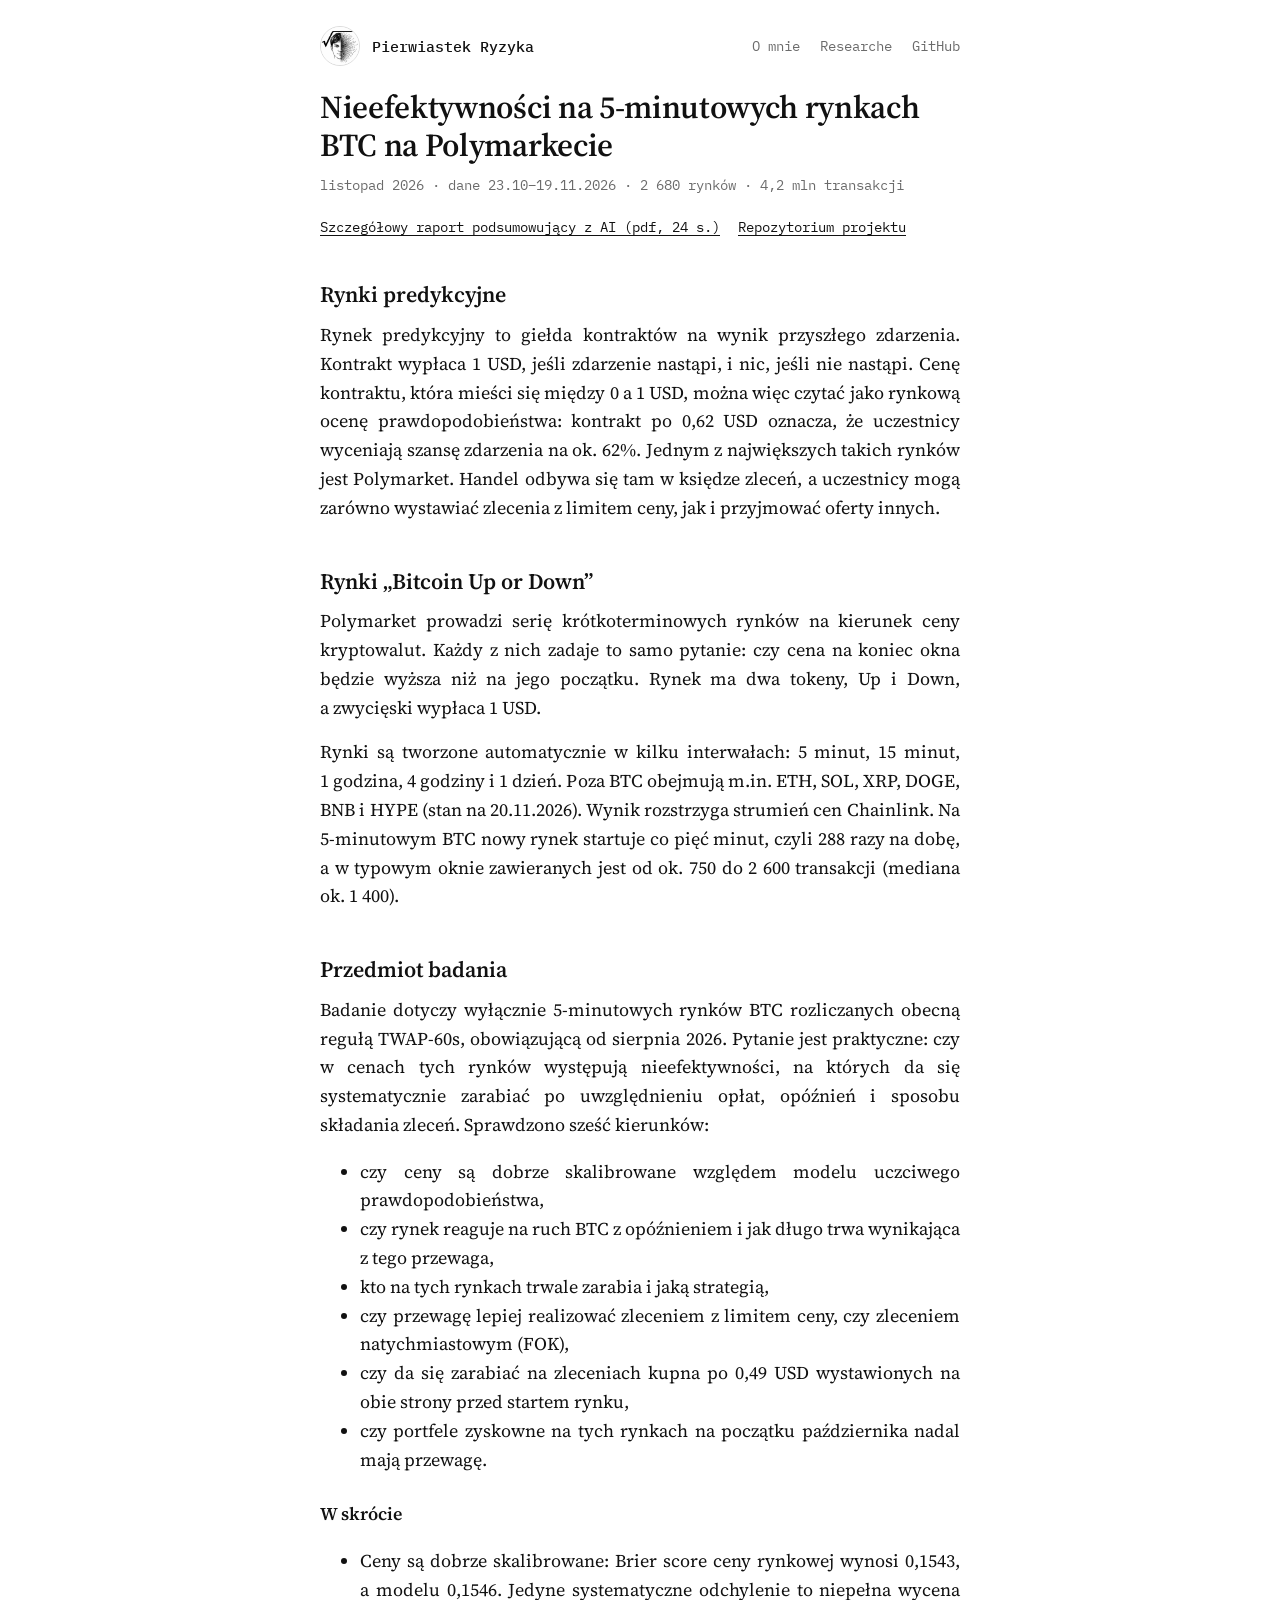
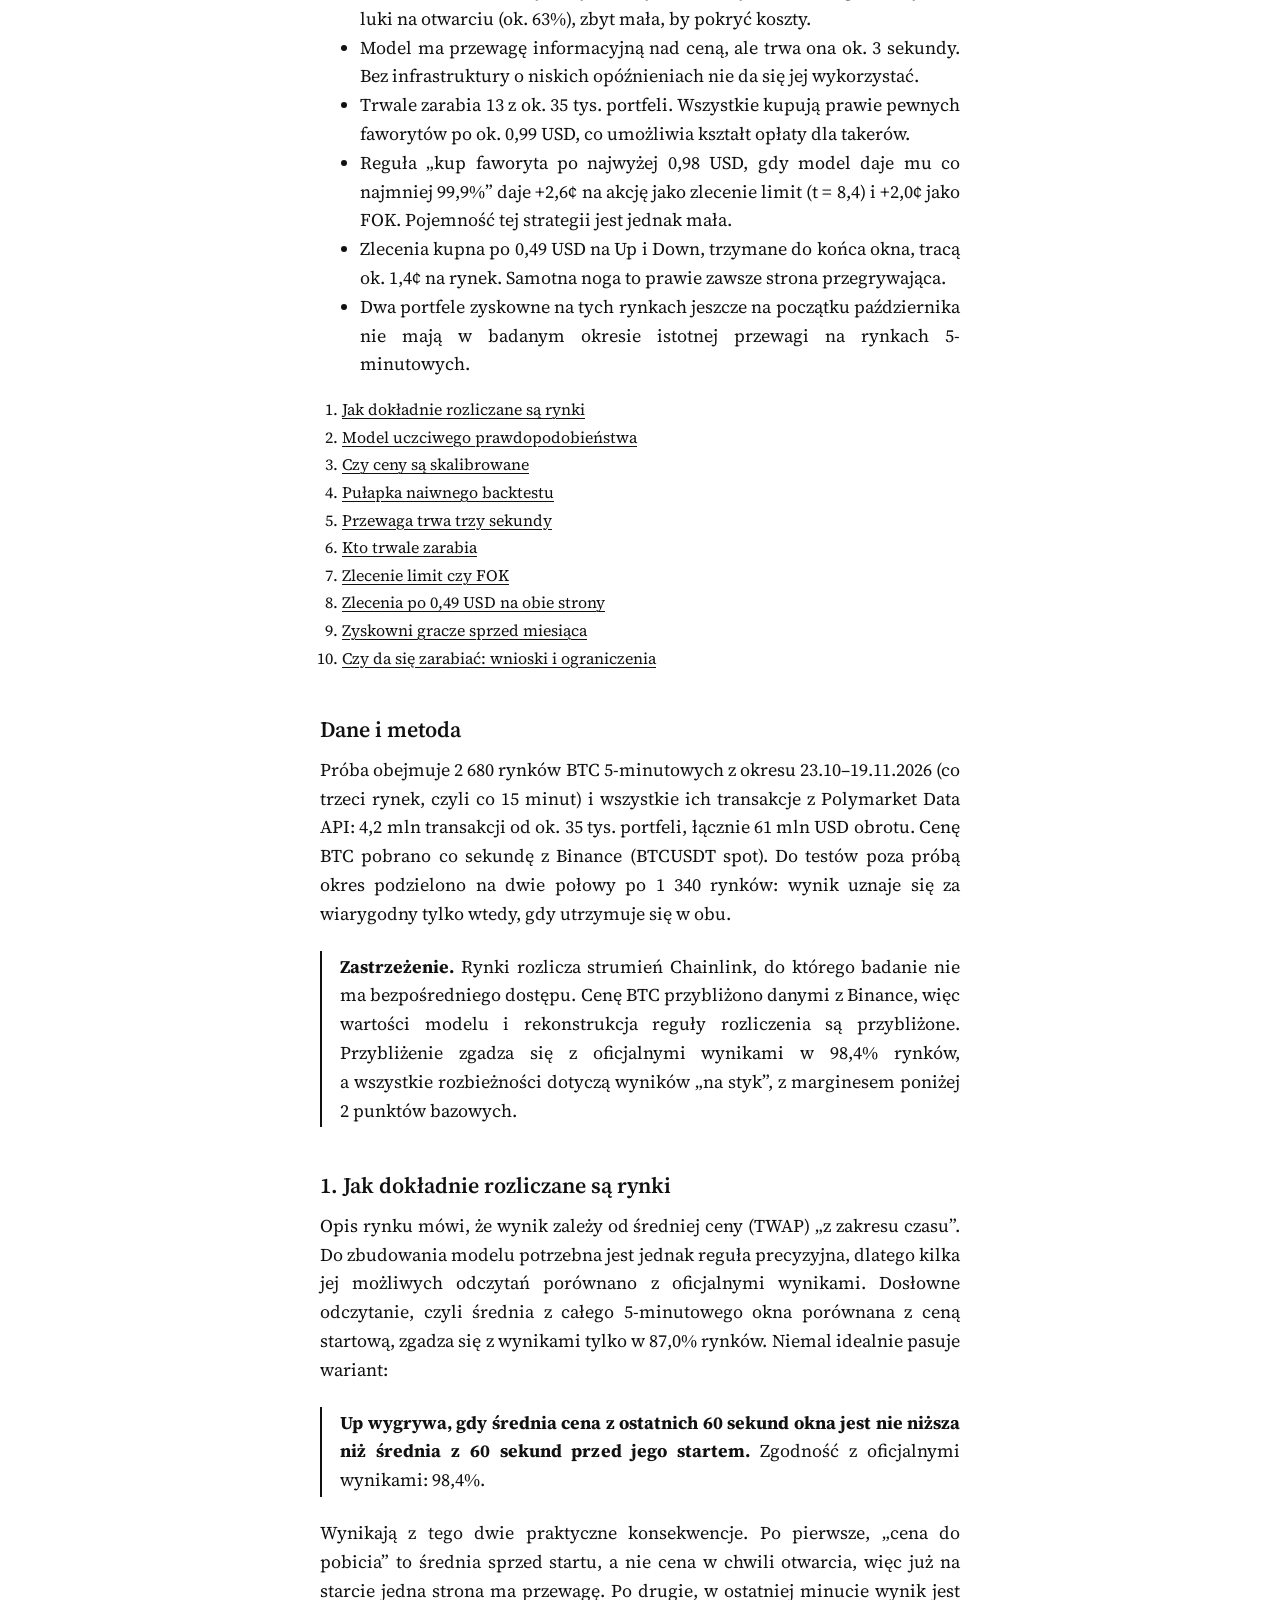
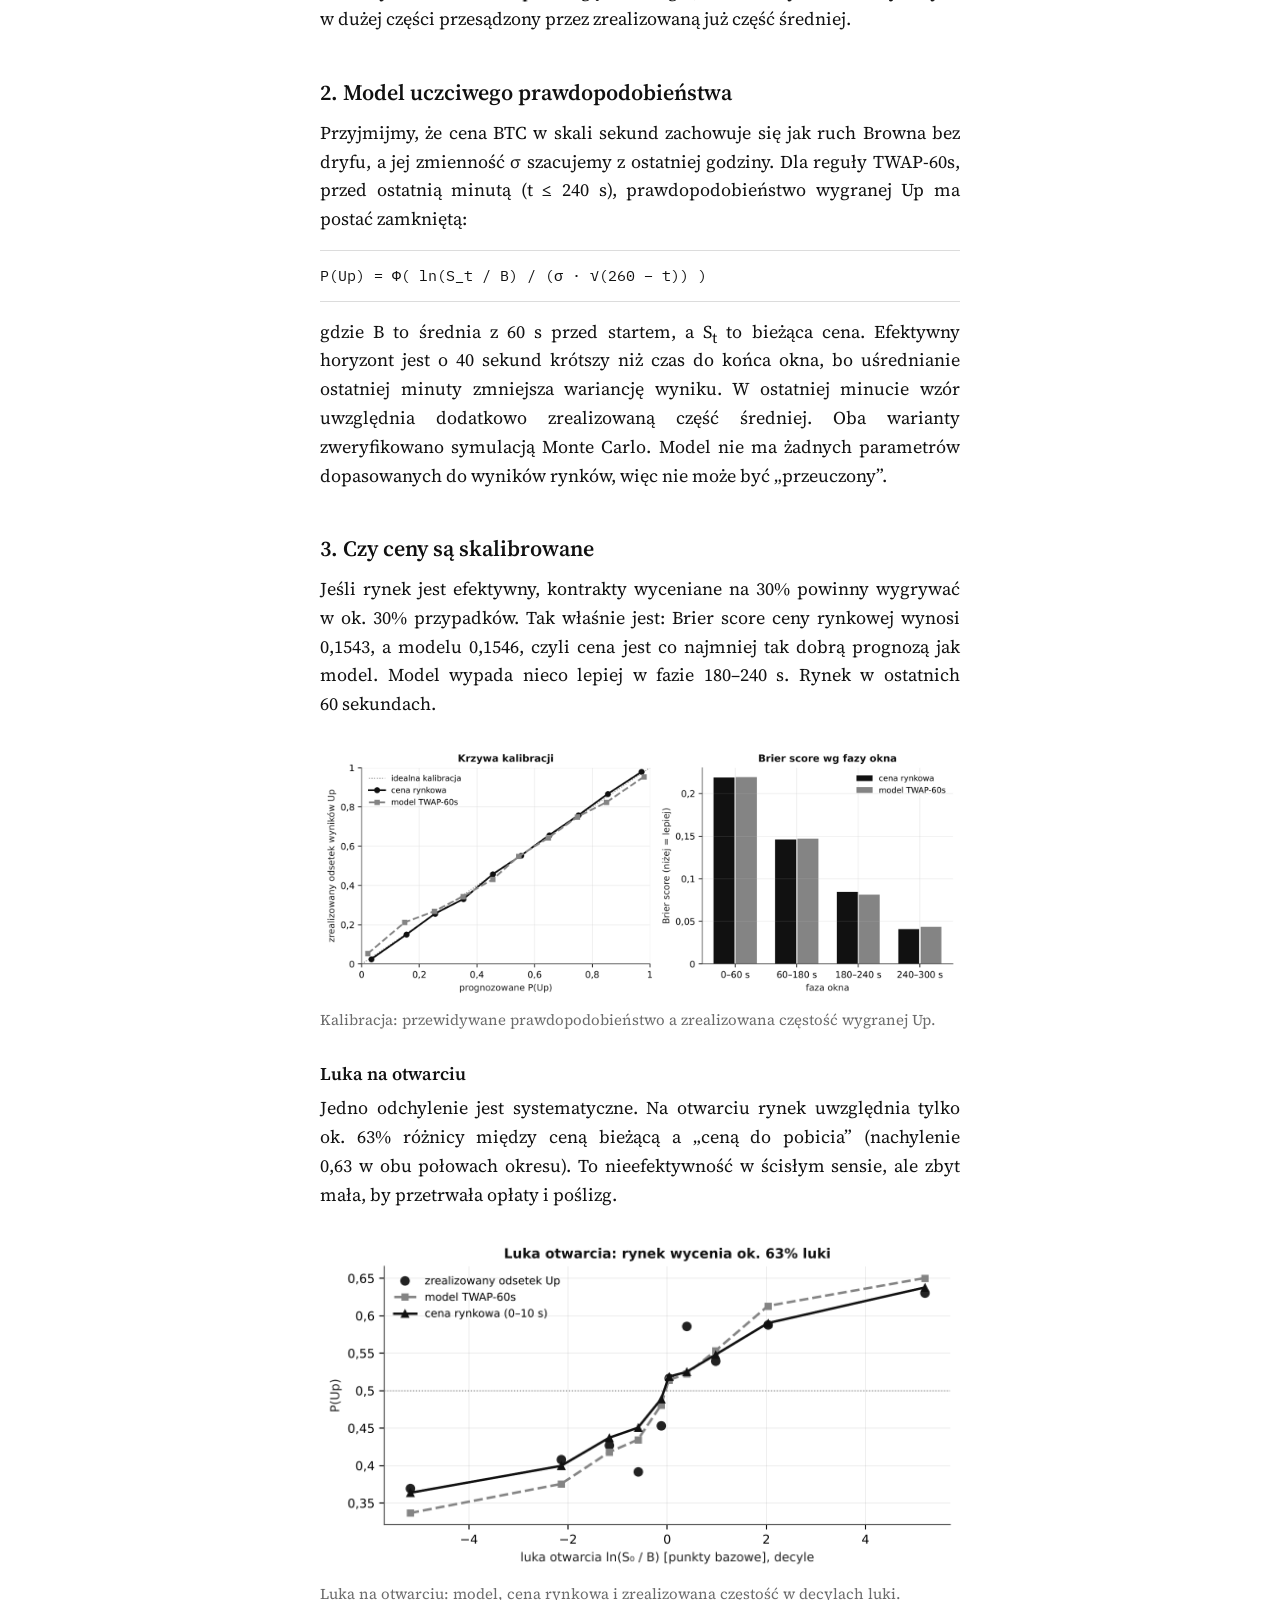
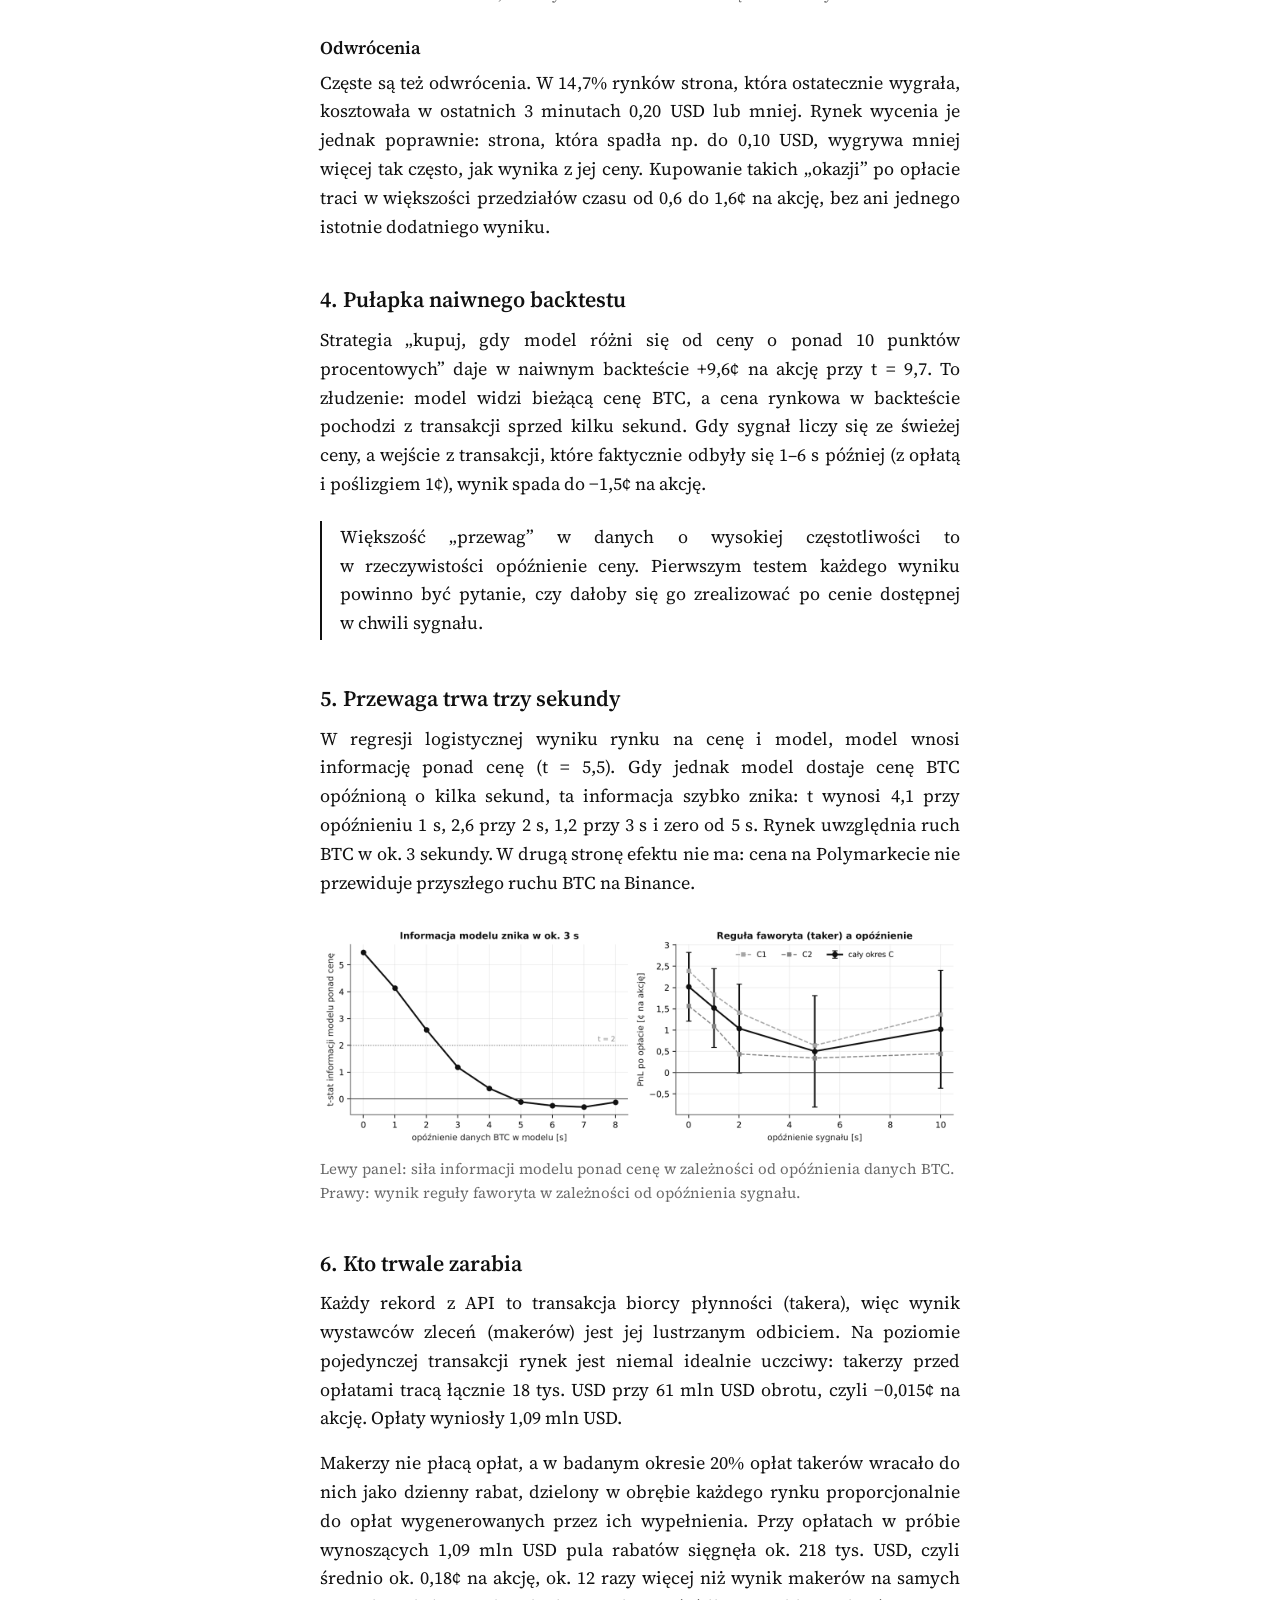
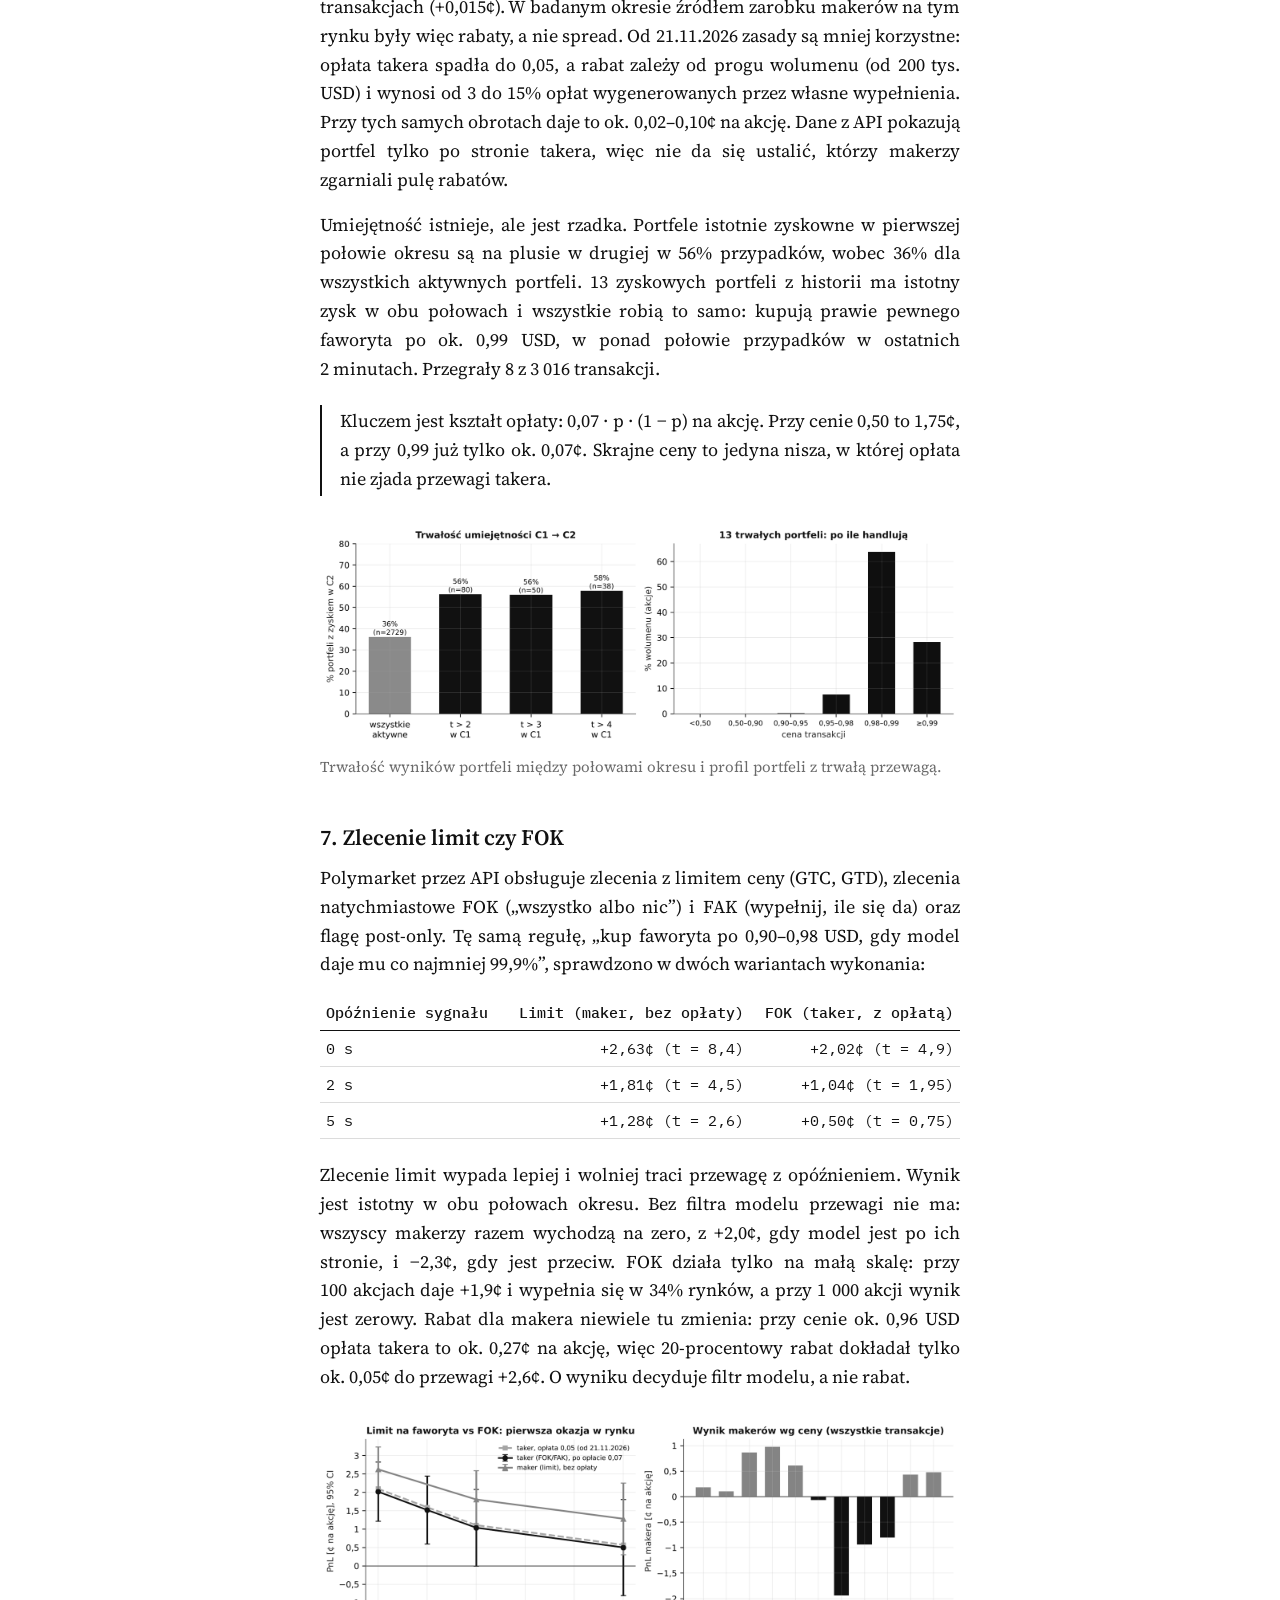
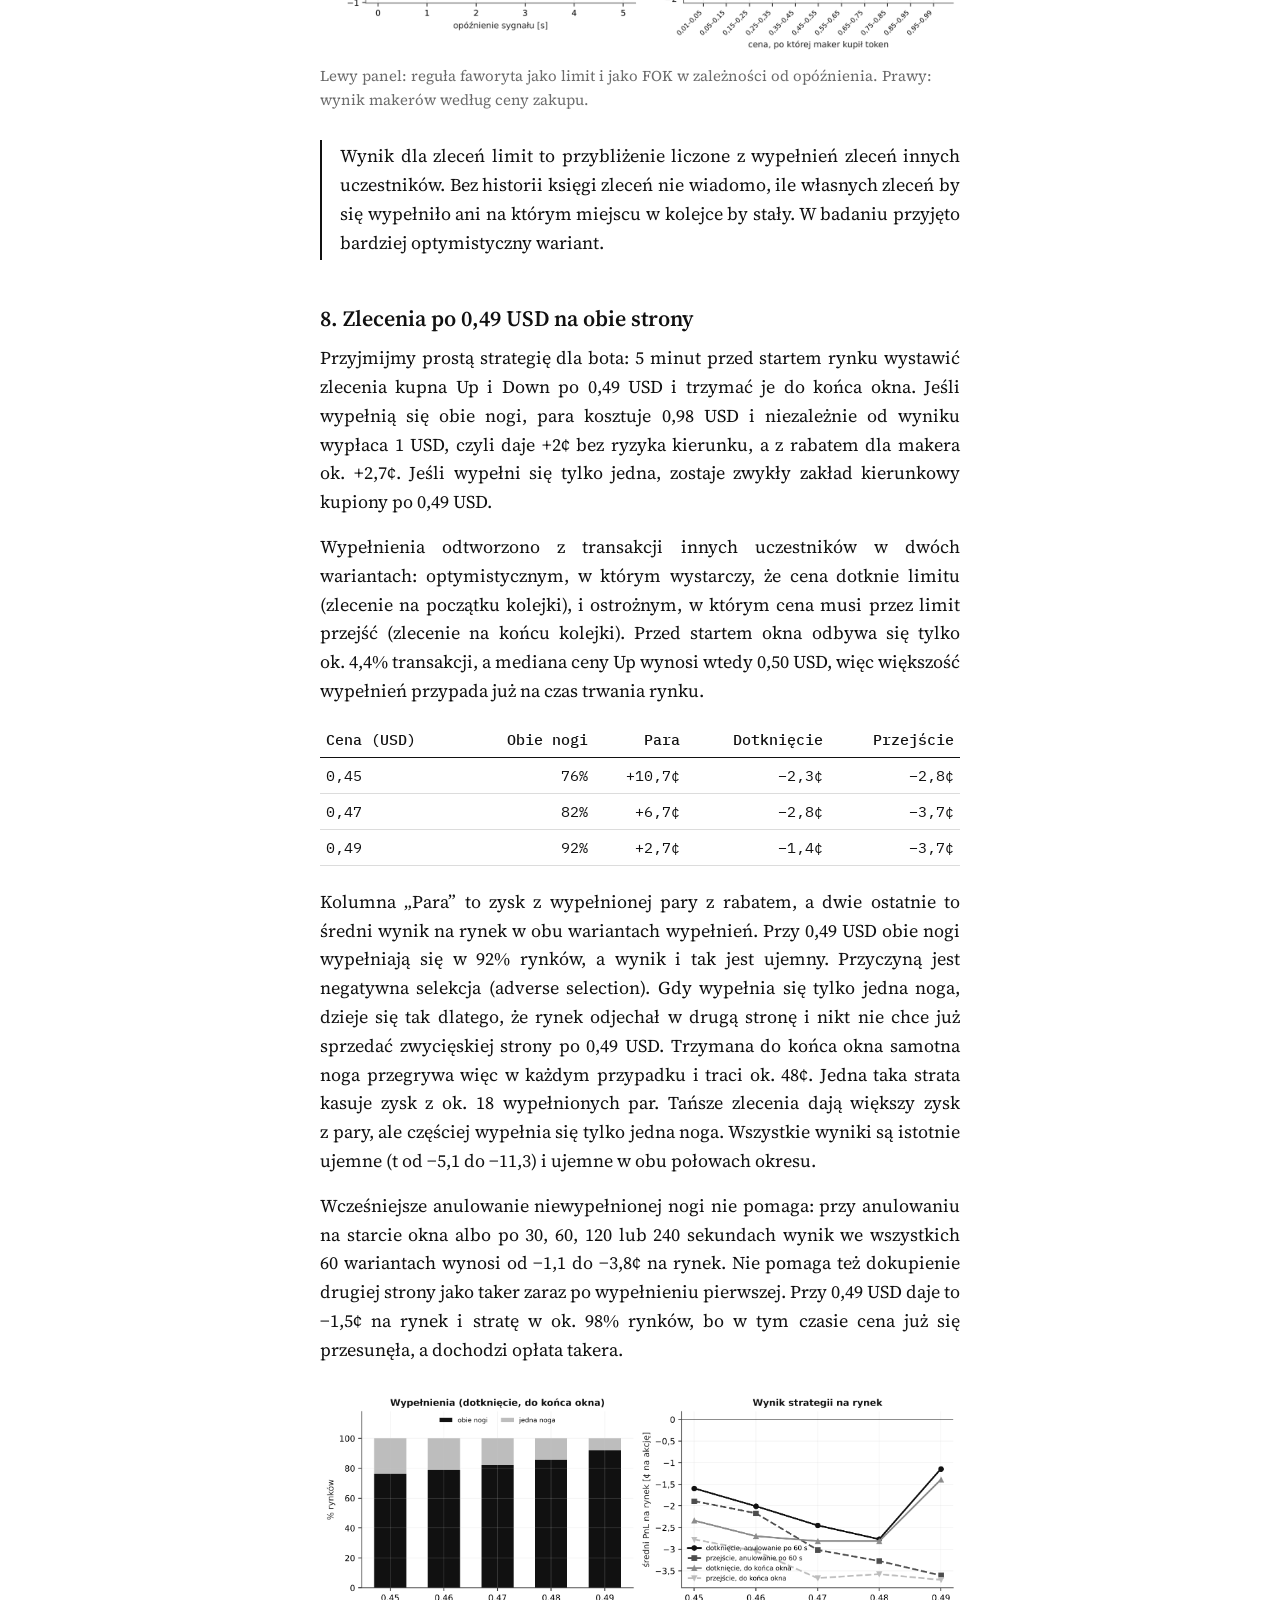
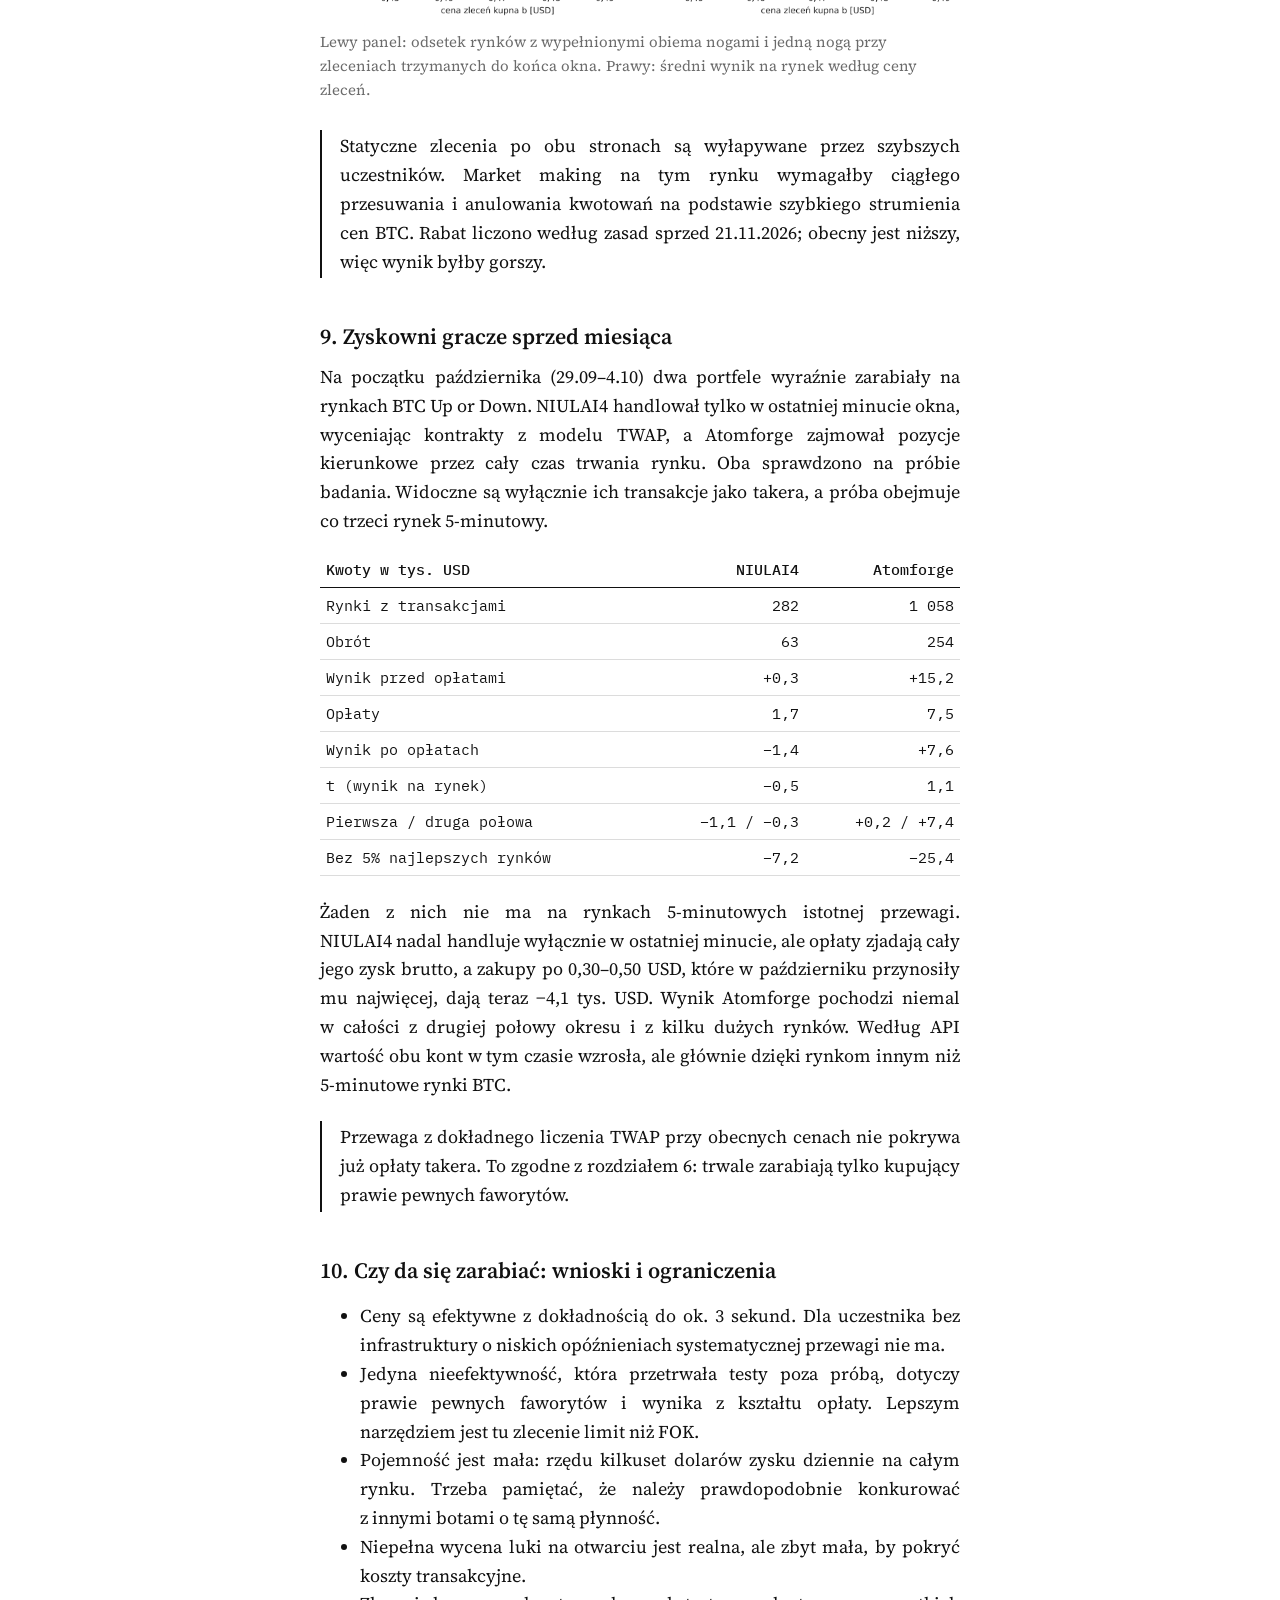
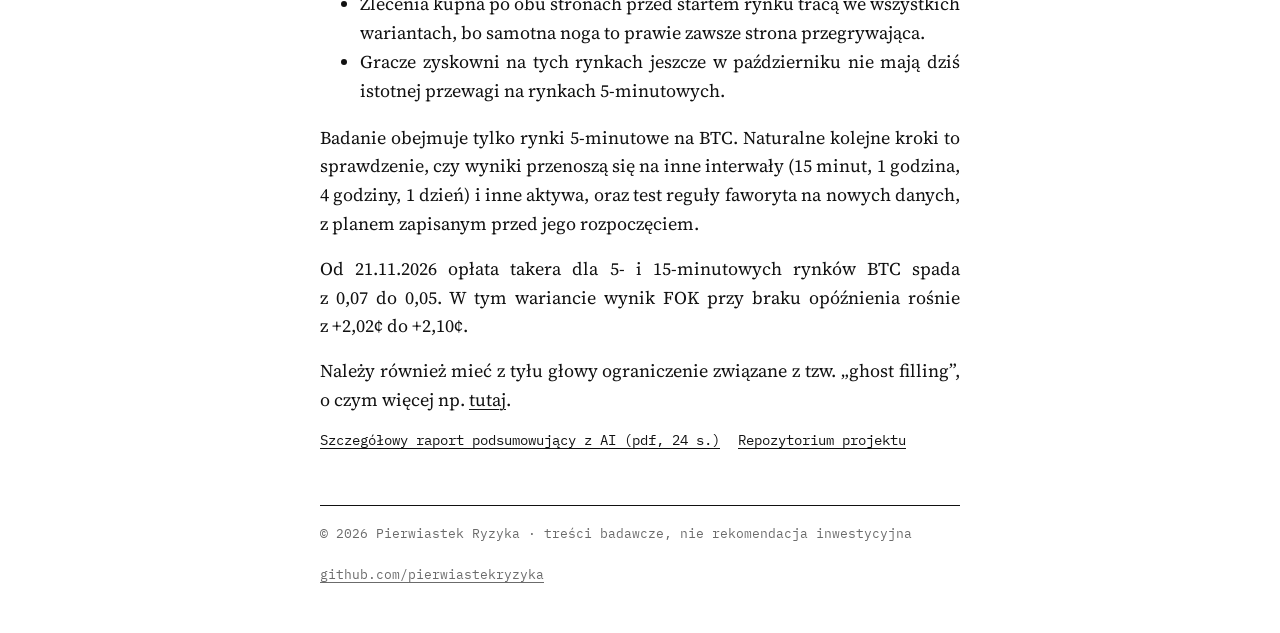
<file: projekty/polymarket-5m/index.html>
<!DOCTYPE html>
<html lang="pl">
<head>
<meta charset="utf-8">
<meta name="viewport" content="width=device-width, initial-scale=1">
<title>Nieefektywności na 5-minutowych rynkach BTC na Polymarkecie · Pierwiastek Ryzyka</title>
<meta name="description" content="Czy na 5-minutowych rynkach Bitcoin Up or Down na Polymarkecie występują nieefektywności, na których da się zarabiać? Kalibracja, latencja, portfele, zlecenia limit i FOK.">
<link rel="icon" href="../../assets/favicon.png">
<link rel="apple-touch-icon" href="../../assets/apple-touch-icon.png">
<link rel="preconnect" href="https://fonts.googleapis.com"><link rel="preconnect" href="https://fonts.gstatic.com" crossorigin>
<link href="https://fonts.googleapis.com/css2?family=IBM+Plex+Mono:wght@400;500&family=Source+Serif+4:ital,opsz,wght@0,8..60,400;0,8..60,600;1,8..60,400&display=swap" rel="stylesheet">
<link rel="stylesheet" href="../../assets/style.css">
</head>
<body>
<div class="wrap">
  <header class="top">
    <a class="me" href="../../"><img src="../../assets/logo.png" alt=""><span>Pierwiastek Ryzyka</span></a>
    <nav><a href="../../o-mnie/">O mnie</a><a href="../../#badania">Researche</a><a href="https://github.com/pierwiastekryzyka">GitHub</a></nav>
  </header>
</div>

<main class="wrap article">
  <h1>Nieefektywności na 5-minutowych rynkach BTC na Polymarkecie</h1>
  <p class="meta">listopad 2026 · dane 23.10–19.11.2026 · 2 680 rynków · 4,2 mln transakcji</p>
  <p class="links"><a href="../../assets/Polymarket_5m_raport.pdf">Szczegółowy raport podsumowujący z AI (pdf, 24 s.)</a><a href="https://github.com/pierwiastekryzyka/Up-Down-Research">Repozytorium projektu</a></p>

  <h2>Rynki predykcyjne</h2>
  <p>Rynek predykcyjny to giełda kontraktów na wynik przyszłego zdarzenia. Kontrakt wypłaca 1 USD, jeśli zdarzenie nastąpi, i nic, jeśli nie nastąpi. Cenę kontraktu, która mieści się między 0 a 1 USD, można więc czytać jako rynkową ocenę prawdopodobieństwa: kontrakt po 0,62 USD oznacza, że uczestnicy wyceniają szansę zdarzenia na ok. 62%. Jednym z największych takich rynków jest Polymarket. Handel odbywa się tam w księdze zleceń, a uczestnicy mogą zarówno wystawiać zlecenia z limitem ceny, jak i przyjmować oferty innych.</p>

  <h2>Rynki „Bitcoin Up or Down”</h2>
  <p>Polymarket prowadzi serię krótkoterminowych rynków na kierunek ceny kryptowalut. Każdy z nich zadaje to samo pytanie: czy cena na koniec okna będzie wyższa niż na jego początku. Rynek ma dwa tokeny, Up i Down, a zwycięski wypłaca 1 USD.</p>
  <p>Rynki są tworzone automatycznie w kilku interwałach: 5 minut, 15 minut, 1 godzina, 4 godziny i 1 dzień. Poza BTC obejmują m.in. ETH, SOL, XRP, DOGE, BNB i HYPE (stan na 20.11.2026). Wynik rozstrzyga strumień cen Chainlink. Na 5-minutowym BTC nowy rynek startuje co pięć minut, czyli 288 razy na dobę, a w typowym oknie zawieranych jest od ok. 750 do 2 600 transakcji (mediana ok. 1 400).</p>

  <h2>Przedmiot badania</h2>
  <p>Badanie dotyczy wyłącznie 5-minutowych rynków BTC rozliczanych obecną regułą TWAP-60s, obowiązującą od sierpnia 2026. Pytanie jest praktyczne: czy w cenach tych rynków występują nieefektywności, na których da się systematycznie zarabiać po uwzględnieniu opłat, opóźnień i sposobu składania zleceń. Sprawdzono sześć kierunków:</p>
  <ul>
    <li>czy ceny są dobrze skalibrowane względem modelu uczciwego prawdopodobieństwa,</li>
    <li>czy rynek reaguje na ruch BTC z opóźnieniem i jak długo trwa wynikająca z tego przewaga,</li>
    <li>kto na tych rynkach trwale zarabia i jaką strategią,</li>
    <li>czy przewagę lepiej realizować zleceniem z limitem ceny, czy zleceniem natychmiastowym (FOK),</li>
    <li>czy da się zarabiać na zleceniach kupna po 0,49 USD wystawionych na obie strony przed startem rynku,</li>
    <li>czy portfele zyskowne na tych rynkach na początku października nadal mają przewagę.</li>
  </ul>

  <h3>W skrócie</h3>
  <ul>
    <li>Ceny są dobrze skalibrowane: Brier score ceny rynkowej wynosi 0,1543, a modelu 0,1546. Jedyne systematyczne odchylenie to niepełna wycena luki na otwarciu (ok. 63%), zbyt mała, by pokryć koszty.</li>
    <li>Model ma przewagę informacyjną nad ceną, ale trwa ona ok. 3 sekundy. Bez infrastruktury o niskich opóźnieniach nie da się jej wykorzystać.</li>
    <li>Trwale zarabia 13 z ok. 35 tys. portfeli. Wszystkie kupują prawie pewnych faworytów po ok. 0,99 USD, co umożliwia kształt opłaty dla takerów.</li>
    <li>Reguła „kup faworyta po najwyżej 0,98 USD, gdy model daje mu co najmniej 99,9%” daje +2,6¢ na akcję jako zlecenie limit (t = 8,4) i +2,0¢ jako FOK. Pojemność tej strategii jest jednak mała.</li>
    <li>Zlecenia kupna po 0,49 USD na Up i Down, trzymane do końca okna, tracą ok. 1,4¢ na rynek. Samotna noga to prawie zawsze strona przegrywająca.</li>
    <li>Dwa portfele zyskowne na tych rynkach jeszcze na początku października nie mają w badanym okresie istotnej przewagi na rynkach 5-minutowych.</li>
  </ul>
  <ol class="toc">
    <li><a href="#regula">Jak dokładnie rozliczane są rynki</a></li>
    <li><a href="#model">Model uczciwego prawdopodobieństwa</a></li>
    <li><a href="#kalibracja">Czy ceny są skalibrowane</a></li>
    <li><a href="#backtest">Pułapka naiwnego backtestu</a></li>
    <li><a href="#latencja">Przewaga trwa trzy sekundy</a></li>
    <li><a href="#portfele">Kto trwale zarabia</a></li>
    <li><a href="#zlecenia">Zlecenie limit czy FOK</a></li>
    <li><a href="#dwie-nogi">Zlecenia po 0,49 USD na obie strony</a></li>
    <li><a href="#gracze">Zyskowni gracze sprzed miesiąca</a></li>
    <li><a href="#wnioski">Czy da się zarabiać: wnioski i ograniczenia</a></li>
  </ol>

  <h2>Dane i metoda</h2>
  <p>Próba obejmuje 2 680 rynków BTC 5-minutowych z okresu 23.10–19.11.2026 (co trzeci rynek, czyli co 15 minut) i wszystkie ich transakcje z Polymarket Data API: 4,2 mln transakcji od ok. 35 tys. portfeli, łącznie 61 mln USD obrotu. Cenę BTC pobrano co sekundę z Binance (BTCUSDT spot). Do testów poza próbą okres podzielono na dwie połowy po 1 340 rynków: wynik uznaje się za wiarygodny tylko wtedy, gdy utrzymuje się w obu.</p>
  <blockquote><p><b>Zastrzeżenie.</b> Rynki rozlicza strumień Chainlink, do którego badanie nie ma bezpośredniego dostępu. Cenę BTC przybliżono danymi z Binance, więc wartości modelu i rekonstrukcja reguły rozliczenia są przybliżone. Przybliżenie zgadza się z oficjalnymi wynikami w 98,4% rynków, a wszystkie rozbieżności dotyczą wyników „na styk”, z marginesem poniżej 2 punktów bazowych.</p></blockquote>

  <h2 id="regula">1. Jak dokładnie rozliczane są rynki</h2>
  <p>Opis rynku mówi, że wynik zależy od średniej ceny (TWAP) „z zakresu czasu”. Do zbudowania modelu potrzebna jest jednak reguła precyzyjna, dlatego kilka jej możliwych odczytań porównano z oficjalnymi wynikami. Dosłowne odczytanie, czyli średnia z całego 5-minutowego okna porównana z ceną startową, zgadza się z wynikami tylko w 87,0% rynków. Niemal idealnie pasuje wariant:</p>
  <blockquote><p><b>Up wygrywa, gdy średnia cena z ostatnich 60 sekund okna jest nie niższa niż średnia z 60 sekund przed jego startem.</b> Zgodność z oficjalnymi wynikami: 98,4%.</p></blockquote>
  <p>Wynikają z tego dwie praktyczne konsekwencje. Po pierwsze, „cena do pobicia” to średnia sprzed startu, a nie cena w chwili otwarcia, więc już na starcie jedna strona ma przewagę. Po drugie, w ostatniej minucie wynik jest w dużej części przesądzony przez zrealizowaną już część średniej.</p>

  <h2 id="model">2. Model uczciwego prawdopodobieństwa</h2>
  <p>Przyjmijmy, że cena BTC w skali sekund zachowuje się jak ruch Browna bez dryfu, a jej zmienność σ szacujemy z ostatniej godziny. Dla reguły TWAP-60s, przed ostatnią minutą (t ≤ 240 s), prawdopodobieństwo wygranej Up ma postać zamkniętą:</p>
  <div class="formula">P(Up) = Φ( ln(S_t / B) / (σ · √(260 − t)) )</div>
  <p>gdzie B to średnia z 60 s przed startem, a S<sub>t</sub> to bieżąca cena. Efektywny horyzont jest o 40 sekund krótszy niż czas do końca okna, bo uśrednianie ostatniej minuty zmniejsza wariancję wyniku. W ostatniej minucie wzór uwzględnia dodatkowo zrealizowaną część średniej. Oba warianty zweryfikowano symulacją Monte Carlo. Model nie ma żadnych parametrów dopasowanych do wyników rynków, więc nie może być „przeuczony”.</p>

  <h2 id="kalibracja">3. Czy ceny są skalibrowane</h2>
  <p>Jeśli rynek jest efektywny, kontrakty wyceniane na 30% powinny wygrywać w ok. 30% przypadków. Tak właśnie jest: Brier score ceny rynkowej wynosi 0,1543, a modelu 0,1546, czyli cena jest co najmniej tak dobrą prognozą jak model. Model wypada nieco lepiej w fazie 180–240 s. Rynek w ostatnich 60 sekundach.</p>
  <figure><a href="../../assets/img/r01_kalibracja.png"><img src="../../assets/img/r01_kalibracja.png" alt="Wykres kalibracji ceny rynkowej i modelu" loading="lazy"></a><figcaption>Kalibracja: przewidywane prawdopodobieństwo a zrealizowana częstość wygranej Up.</figcaption></figure>
  <h3>Luka na otwarciu</h3>
  <p>Jedno odchylenie jest systematyczne. Na otwarciu rynek uwzględnia tylko ok. 63% różnicy między ceną bieżącą a „ceną do pobicia” (nachylenie 0,63 w obu połowach okresu). To nieefektywność w ścisłym sensie, ale zbyt mała, by przetrwała opłaty i poślizg.</p>
  <figure><a href="../../assets/img/r02_luka_otwarcia.png"><img src="../../assets/img/r02_luka_otwarcia.png" alt="Wykres luki otwarcia" loading="lazy"></a><figcaption>Luka na otwarciu: model, cena rynkowa i zrealizowana częstość w decylach luki.</figcaption></figure>
  <h3>Odwrócenia</h3>
  <p>Częste są też odwrócenia. W 14,7% rynków strona, która ostatecznie wygrała, kosztowała w ostatnich 3 minutach 0,20 USD lub mniej. Rynek wycenia je jednak poprawnie: strona, która spadła np. do 0,10 USD, wygrywa mniej więcej tak często, jak wynika z jej ceny. Kupowanie takich „okazji” po opłacie traci w większości przedziałów czasu od 0,6 do 1,6¢ na akcję, bez ani jednego istotnie dodatniego wyniku.</p>

  <h2 id="backtest">4. Pułapka naiwnego backtestu</h2>
  <p>Strategia „kupuj, gdy model różni się od ceny o ponad 10 punktów procentowych” daje w naiwnym backteście +9,6¢ na akcję przy t = 9,7. To złudzenie: model widzi bieżącą cenę BTC, a cena rynkowa w backteście pochodzi z transakcji sprzed kilku sekund. Gdy sygnał liczy się ze świeżej ceny, a wejście z transakcji, które faktycznie odbyły się 1–6 s później (z opłatą i poślizgiem 1¢), wynik spada do −1,5¢ na akcję.</p>
  <blockquote><p>Większość „przewag” w danych o wysokiej częstotliwości to w rzeczywistości opóźnienie ceny. Pierwszym testem każdego wyniku powinno być pytanie, czy dałoby się go zrealizować po cenie dostępnej w chwili sygnału.</p></blockquote>

  <h2 id="latencja">5. Przewaga trwa trzy sekundy</h2>
  <p>W regresji logistycznej wyniku rynku na cenę i model, model wnosi informację ponad cenę (t = 5,5). Gdy jednak model dostaje cenę BTC opóźnioną o kilka sekund, ta informacja szybko znika: t wynosi 4,1 przy opóźnieniu 1 s, 2,6 przy 2 s, 1,2 przy 3 s i zero od 5 s. Rynek uwzględnia ruch BTC w ok. 3 sekundy. W drugą stronę efektu nie ma: cena na Polymarkecie nie przewiduje przyszłego ruchu BTC na Binance.</p>
  <figure><a href="../../assets/img/r05_latencja.png"><img src="../../assets/img/r05_latencja.png" alt="Wykres zaniku przewagi z opóźnieniem" loading="lazy"></a><figcaption>Lewy panel: siła informacji modelu ponad cenę w zależności od opóźnienia danych BTC. Prawy: wynik reguły faworyta w zależności od opóźnienia sygnału.</figcaption></figure>

  <h2 id="portfele">6. Kto trwale zarabia</h2>
  <p>Każdy rekord z API to transakcja biorcy płynności (takera), więc wynik wystawców zleceń (makerów) jest jej lustrzanym odbiciem. Na poziomie pojedynczej transakcji rynek jest niemal idealnie uczciwy: takerzy przed opłatami tracą łącznie 18 tys. USD przy 61 mln USD obrotu, czyli −0,015¢ na akcję. Opłaty wyniosły 1,09 mln USD.</p>
  <p>Makerzy nie płacą opłat, a w badanym okresie 20% opłat takerów wracało do nich jako dzienny rabat, dzielony w obrębie każdego rynku proporcjonalnie do opłat wygenerowanych przez ich wypełnienia. Przy opłatach w próbie wynoszących 1,09 mln USD pula rabatów sięgnęła ok. 218 tys. USD, czyli średnio ok. 0,18¢ na akcję, ok. 12 razy więcej niż wynik makerów na samych transakcjach (+0,015¢). W badanym okresie źródłem zarobku makerów na tym rynku były więc rabaty, a nie spread. Od 21.11.2026 zasady są mniej korzystne: opłata takera spadła do 0,05, a rabat zależy od progu wolumenu (od 200 tys. USD) i wynosi od 3 do 15% opłat wygenerowanych przez własne wypełnienia. Przy tych samych obrotach daje to ok. 0,02–0,10¢ na akcję. Dane z API pokazują portfel tylko po stronie takera, więc nie da się ustalić, którzy makerzy zgarniali pulę rabatów.</p>
  <p>Umiejętność istnieje, ale jest rzadka. Portfele istotnie zyskowne w pierwszej połowie okresu są na plusie w drugiej w 56% przypadków, wobec 36% dla wszystkich aktywnych portfeli. 13 zyskowych portfeli z historii ma istotny zysk w obu połowach i wszystkie robią to samo: kupują prawie pewnego faworyta po ok. 0,99 USD, w ponad połowie przypadków w ostatnich 2 minutach. Przegrały 8 z 3 016 transakcji.</p>
  <blockquote><p>Kluczem jest kształt opłaty: 0,07 · p · (1 − p) na akcję. Przy cenie 0,50 to 1,75¢, a przy 0,99 już tylko ok. 0,07¢. Skrajne ceny to jedyna nisza, w której opłata nie zjada przewagi takera.</p></blockquote>
  <figure><a href="../../assets/img/r06_portfele.png"><img src="../../assets/img/r06_portfele.png" alt="Wykres portfeli" loading="lazy"></a><figcaption>Trwałość wyników portfeli między połowami okresu i profil portfeli z trwałą przewagą.</figcaption></figure>

  <h2 id="zlecenia">7. Zlecenie limit czy FOK</h2>
  <p>Polymarket przez API obsługuje zlecenia z limitem ceny (GTC, GTD), zlecenia natychmiastowe FOK („wszystko albo nic”) i FAK (wypełnij, ile się da) oraz flagę post-only. Tę samą regułę, „kup faworyta po 0,90–0,98 USD, gdy model daje mu co najmniej 99,9%”, sprawdzono w dwóch wariantach wykonania:</p>
  <table>
    <thead><tr><th>Opóźnienie sygnału</th><th class="n">Limit (maker, bez opłaty)</th><th class="n">FOK (taker, z opłatą)</th></tr></thead>
    <tbody>
      <tr><td>0 s</td><td class="n">+2,63¢ (t = 8,4)</td><td class="n">+2,02¢ (t = 4,9)</td></tr>
      <tr><td>2 s</td><td class="n">+1,81¢ (t = 4,5)</td><td class="n">+1,04¢ (t = 1,95)</td></tr>
      <tr><td>5 s</td><td class="n">+1,28¢ (t = 2,6)</td><td class="n">+0,50¢ (t = 0,75)</td></tr>
    </tbody>
  </table>
  <p>Zlecenie limit wypada lepiej i wolniej traci przewagę z opóźnieniem. Wynik jest istotny w obu połowach okresu. Bez filtra modelu przewagi nie ma: wszyscy makerzy razem wychodzą na zero, z +2,0¢, gdy model jest po ich stronie, i −2,3¢, gdy jest przeciw. FOK działa tylko na małą skalę: przy 100 akcjach daje +1,9¢ i wypełnia się w 34% rynków, a przy 1 000 akcji wynik jest zerowy. Rabat dla makera niewiele tu zmienia: przy cenie ok. 0,96 USD opłata takera to ok. 0,27¢ na akcję, więc 20-procentowy rabat dokładał tylko ok. 0,05¢ do przewagi +2,6¢. O wyniku decyduje filtr modelu, a nie rabat.</p>
  <figure><a href="../../assets/img/r07_limit_vs_fok.png"><img src="../../assets/img/r07_limit_vs_fok.png" alt="Wykres limit vs FOK" loading="lazy"></a><figcaption>Lewy panel: reguła faworyta jako limit i jako FOK w zależności od opóźnienia. Prawy: wynik makerów według ceny zakupu.</figcaption></figure>
  <blockquote><p>Wynik dla zleceń limit to przybliżenie liczone z wypełnień zleceń innych uczestników. Bez historii księgi zleceń nie wiadomo, ile własnych zleceń by się wypełniło ani na którym miejscu w kolejce by stały. W badaniu przyjęto bardziej optymistyczny wariant.</p></blockquote>

  <h2 id="dwie-nogi">8. Zlecenia po 0,49 USD na obie strony</h2>
  <p>Przyjmijmy prostą strategię dla bota: 5 minut przed startem rynku wystawić zlecenia kupna Up i Down po 0,49 USD i trzymać je do końca okna. Jeśli wypełnią się obie nogi, para kosztuje 0,98 USD i niezależnie od wyniku wypłaca 1 USD, czyli daje +2¢ bez ryzyka kierunku, a z rabatem dla makera ok. +2,7¢. Jeśli wypełni się tylko jedna, zostaje zwykły zakład kierunkowy kupiony po 0,49 USD.</p>
  <p>Wypełnienia odtworzono z transakcji innych uczestników w dwóch wariantach: optymistycznym, w którym wystarczy, że cena dotknie limitu (zlecenie na początku kolejki), i ostrożnym, w którym cena musi przez limit przejść (zlecenie na końcu kolejki). Przed startem okna odbywa się tylko ok. 4,4% transakcji, a mediana ceny Up wynosi wtedy 0,50 USD, więc większość wypełnień przypada już na czas trwania rynku.</p>
  <table>
    <thead><tr><th>Cena (USD)</th><th class="n">Obie nogi</th><th class="n">Para</th><th class="n">Dotknięcie</th><th class="n">Przejście</th></tr></thead>
    <tbody>
      <tr><td>0,45</td><td class="n">76%</td><td class="n">+10,7¢</td><td class="n">−2,3¢</td><td class="n">−2,8¢</td></tr>
      <tr><td>0,47</td><td class="n">82%</td><td class="n">+6,7¢</td><td class="n">−2,8¢</td><td class="n">−3,7¢</td></tr>
      <tr><td>0,49</td><td class="n">92%</td><td class="n">+2,7¢</td><td class="n">−1,4¢</td><td class="n">−3,7¢</td></tr>
    </tbody>
  </table>
  <p>Kolumna „Para” to zysk z wypełnionej pary z rabatem, a dwie ostatnie to średni wynik na rynek w obu wariantach wypełnień. Przy 0,49 USD obie nogi wypełniają się w 92% rynków, a wynik i tak jest ujemny. Przyczyną jest negatywna selekcja (adverse selection). Gdy wypełnia się tylko jedna noga, dzieje się tak dlatego, że rynek odjechał w drugą stronę i nikt nie chce już sprzedać zwycięskiej strony po 0,49 USD. Trzymana do końca okna samotna noga przegrywa więc w każdym przypadku i traci ok. 48¢. Jedna taka strata kasuje zysk z ok. 18 wypełnionych par. Tańsze zlecenia dają większy zysk z pary, ale częściej wypełnia się tylko jedna noga. Wszystkie wyniki są istotnie ujemne (t od −5,1 do −11,3) i ujemne w obu połowach okresu.</p>
  <p>Wcześniejsze anulowanie niewypełnionej nogi nie pomaga: przy anulowaniu na starcie okna albo po 30, 60, 120 lub 240 sekundach wynik we wszystkich 60 wariantach wynosi od −1,1 do −3,8¢ na rynek. Nie pomaga też dokupienie drugiej strony jako taker zaraz po wypełnieniu pierwszej. Przy 0,49 USD daje to −1,5¢ na rynek i stratę w ok. 98% rynków, bo w tym czasie cena już się przesunęła, a dochodzi opłata takera.</p>
  <figure><a href="../../assets/img/r08_dwie_nogi.png"><img src="../../assets/img/r08_dwie_nogi.png" alt="Wykres wypełnień i wyniku zleceń na obie strony" loading="lazy"></a><figcaption>Lewy panel: odsetek rynków z wypełnionymi obiema nogami i jedną nogą przy zleceniach trzymanych do końca okna. Prawy: średni wynik na rynek według ceny zleceń.</figcaption></figure>
  <blockquote><p>Statyczne zlecenia po obu stronach są wyłapywane przez szybszych uczestników. Market making na tym rynku wymagałby ciągłego przesuwania i anulowania kwotowań na podstawie szybkiego strumienia cen BTC. Rabat liczono według zasad sprzed 21.11.2026; obecny jest niższy, więc wynik byłby gorszy.</p></blockquote>

  <h2 id="gracze">9. Zyskowni gracze sprzed miesiąca</h2>
  <p>Na początku października (29.09–4.10) dwa portfele wyraźnie zarabiały na rynkach BTC Up or Down. NIULAI4 handlował tylko w ostatniej minucie okna, wyceniając kontrakty z modelu TWAP, a Atomforge zajmował pozycje kierunkowe przez cały czas trwania rynku. Oba sprawdzono na próbie badania. Widoczne są wyłącznie ich transakcje jako takera, a próba obejmuje co trzeci rynek 5-minutowy.</p>
  <table>
    <thead><tr><th>Kwoty w tys. USD</th><th class="n">NIULAI4</th><th class="n">Atomforge</th></tr></thead>
    <tbody>
      <tr><td>Rynki z transakcjami</td><td class="n">282</td><td class="n">1 058</td></tr>
      <tr><td>Obrót</td><td class="n">63</td><td class="n">254</td></tr>
      <tr><td>Wynik przed opłatami</td><td class="n">+0,3</td><td class="n">+15,2</td></tr>
      <tr><td>Opłaty</td><td class="n">1,7</td><td class="n">7,5</td></tr>
      <tr><td>Wynik po opłatach</td><td class="n">−1,4</td><td class="n">+7,6</td></tr>
      <tr><td>t (wynik na rynek)</td><td class="n">−0,5</td><td class="n">1,1</td></tr>
      <tr><td>Pierwsza / druga połowa</td><td class="n">−1,1 / −0,3</td><td class="n">+0,2 / +7,4</td></tr>
      <tr><td>Bez 5% najlepszych rynków</td><td class="n">−7,2</td><td class="n">−25,4</td></tr>
    </tbody>
  </table>
  <p>Żaden z nich nie ma na rynkach 5-minutowych istotnej przewagi. NIULAI4 nadal handluje wyłącznie w ostatniej minucie, ale opłaty zjadają cały jego zysk brutto, a zakupy po 0,30–0,50 USD, które w październiku przynosiły mu najwięcej, dają teraz −4,1 tys. USD. Wynik Atomforge pochodzi niemal w całości z drugiej połowy okresu i z kilku dużych rynków. Według API wartość obu kont w tym czasie wzrosła, ale głównie dzięki rynkom innym niż 5-minutowe rynki BTC.</p>
  <blockquote><p>Przewaga z dokładnego liczenia TWAP przy obecnych cenach nie pokrywa już opłaty takera. To zgodne z rozdziałem 6: trwale zarabiają tylko kupujący prawie pewnych faworytów.</p></blockquote>

  <h2 id="wnioski">10. Czy da się zarabiać: wnioski i ograniczenia</h2>
  <ul>
    <li>Ceny są efektywne z dokładnością do ok. 3 sekund. Dla uczestnika bez infrastruktury o niskich opóźnieniach systematycznej przewagi nie ma.</li>
    <li>Jedyna nieefektywność, która przetrwała testy poza próbą, dotyczy prawie pewnych faworytów i wynika z kształtu opłaty. Lepszym narzędziem jest tu zlecenie limit niż FOK.</li>
    <li>Pojemność jest mała: rzędu kilkuset dolarów zysku dziennie na całym rynku. Trzeba pamiętać, że należy prawdopodobnie konkurować z innymi botami o tę samą płynność.</li>
    <li>Niepełna wycena luki na otwarciu jest realna, ale zbyt mała, by pokryć koszty transakcyjne.</li>
    <li>Zlecenia kupna po obu stronach przed startem rynku tracą we wszystkich wariantach, bo samotna noga to prawie zawsze strona przegrywająca.</li>
    <li>Gracze zyskowni na tych rynkach jeszcze w październiku nie mają dziś istotnej przewagi na rynkach 5-minutowych.</li>
  </ul>
  <p>Badanie obejmuje tylko rynki 5-minutowe na BTC. Naturalne kolejne kroki to sprawdzenie, czy wyniki przenoszą się na inne interwały (15 minut, 1 godzina, 4 godziny, 1 dzień) i inne aktywa, oraz test reguły faworyta na nowych danych, z planem zapisanym przed jego rozpoczęciem.</p>
  <p>Od 21.11.2026 opłata takera dla 5- i 15-minutowych rynków BTC spada z 0,07 do 0,05. W tym wariancie wynik FOK przy braku opóźnienia rośnie z +2,02¢ do +2,10¢.</p>
  <p>Należy również mieć z tyłu głowy ograniczenie związane z tzw. „ghost filling”, o czym więcej np. <a href="https://www.reddit.com/r/algotrading/comments/1s4iena/fastest_trades_youre_getting_to_polymarket_clob/" target="_blank" rel="noopener">tutaj</a>.</p>
  <p class="links"><a href="../../assets/Polymarket_5m_raport.pdf">Szczegółowy raport podsumowujący z AI (pdf, 24 s.)</a><a href="https://github.com/pierwiastekryzyka/Up-Down-Research">Repozytorium projektu</a></p>
</main>

<div class="wrap">
  <footer><span>© 2026 Pierwiastek Ryzyka · treści badawcze, nie rekomendacja inwestycyjna</span><a href="https://github.com/pierwiastekryzyka">github.com/pierwiastekryzyka</a></footer>
</div>
<script src="../../assets/typo.js"></script>
</body>
</html>
</file>
<file: assets/style.css>
:root {
  --ink: #111;
  --muted: #6b6b6b;
  --line: #dcdcdc;
  --serif: "Source Serif 4", Georgia, "Times New Roman", serif;
  --mono: "IBM Plex Mono", ui-monospace, SFMono-Regular, Consolas, monospace;
}
* { box-sizing: border-box; }
html { -webkit-text-size-adjust: 100%; }
body { margin: 0; background: #fff; color: var(--ink); font: 18px/1.6 var(--serif); }
a { color: var(--ink); text-decoration: underline; text-decoration-thickness: 1px; text-underline-offset: 3px; }
a:hover { text-decoration-thickness: 2px; }
.wrap { max-width: 680px; margin: 0 auto; padding: 0 20px; }

/* nagłówek */
.top { display: flex; align-items: center; justify-content: space-between; padding: 26px 0 22px; font: 14px var(--mono); }
.top .me { display: flex; align-items: center; gap: 12px; text-decoration: none; }
.top .me img { width: 40px; height: 40px; border-radius: 50%; border: 1px solid var(--line); }
.top .me span { font-weight: 500; font-size: 15px; }
.top nav { display: flex; gap: 20px; }
.top nav a { text-decoration: none; color: var(--muted); white-space: nowrap; }
.top .me span { white-space: nowrap; }
.top nav a:hover, .top nav a.on { color: var(--ink); }

.banner { display: block; width: 100%; height: 190px; object-fit: cover; object-position: 50% 62%; border-top: 1px solid var(--ink); border-bottom: 1px solid var(--ink); margin: 0 0 40px; filter: grayscale(1) contrast(1.05); }

h1 { font-size: 34px; line-height: 1.2; font-weight: 600; letter-spacing: -.01em; margin: 0 0 10px; }
h2 { font-size: 22px; line-height: 1.3; font-weight: 600; margin: 44px 0 12px; }
h3 { font-size: 18px; font-weight: 600; margin: 26px 0 6px; }
p { margin: 0 0 16px; }
.meta { font: 13.5px/1.6 var(--mono); color: var(--muted); margin: 0 0 22px; }
.label { font: 500 13px var(--mono); color: var(--muted); margin: 40px 0 14px; border-bottom: 1px solid var(--ink); padding-bottom: 6px; }

/* lista badań */
.list { list-style: none; margin: 0; padding: 0; }
.list li { display: grid; grid-template-columns: 90px 1fr; gap: 14px; padding: 12px 0; border-bottom: 1px solid var(--line); }
.list time { font: 13.5px/1.9 var(--mono); color: var(--muted); }
.list a { font-weight: 600; }
.list p { margin: 4px 0 0; color: var(--muted); font-size: 16px; line-height: 1.5; }

/* kanały */
.channels { list-style: none; margin: 4px 0 0; padding: 0; font: 15px/1.6 var(--mono); }
.channels li { display: grid; grid-template-columns: 90px 1fr; padding: 6px 0; border-bottom: 1px solid var(--line); }
.channels li span { color: var(--muted); }

/* artykuł */
.article p, .article li, .article blockquote p { text-align: justify; hyphens: auto; -webkit-hyphens: auto; }
.article p.meta, .article p.links { text-align: left; }
.article h1 { font-size: 32px; }
.links { font: 14px var(--mono); margin: 0 0 30px; }
.links a { margin-right: 18px; }
ol.toc { font-size: 16px; padding-left: 22px; margin: 0 0 10px; }
ol.toc li { margin: 2px 0; }
blockquote { margin: 22px 0; padding: 2px 0 2px 18px; border-left: 2px solid var(--ink); }
blockquote p:last-child { margin-bottom: 0; }
.formula { font: 15px/1.7 var(--mono); border-top: 1px solid var(--line); border-bottom: 1px solid var(--line); padding: 12px 0; overflow-x: auto; margin: 0 0 16px; white-space: pre; }
figure { margin: 28px 0; }
figure img { width: 100%; display: block; }
figcaption { font-size: 15px; color: var(--muted); margin-top: 8px; }
table { width: 100%; border-collapse: collapse; margin: 14px 0 22px; font: 14.5px var(--mono); }
th, td { text-align: left; padding: 8px 6px; border-bottom: 1px solid var(--line); }
thead th { border-bottom: 1px solid var(--ink); font-weight: 500; }
td.n, th.n { text-align: right; font-variant-numeric: tabular-nums; }
sub { line-height: 0; }

footer { border-top: 1px solid var(--ink); margin-top: 56px; padding: 18px 0 48px; font: 13px/1.6 var(--mono); color: var(--muted); display: flex; justify-content: space-between; gap: 20px; flex-wrap: wrap; }
footer a { color: var(--muted); }

@media (max-width: 600px) {
  body { font-size: 17px; }
  h1, .article h1 { font-size: 27px; }
  .banner { height: 130px; margin-bottom: 30px; }
  .list li { grid-template-columns: 1fr; gap: 2px; }
  .top { flex-wrap: wrap; row-gap: 12px; padding: 20px 0 18px; }
  .top nav { width: 100%; gap: 22px; padding-left: 52px; }
  table { font-size: 13px; }
}
</file>
